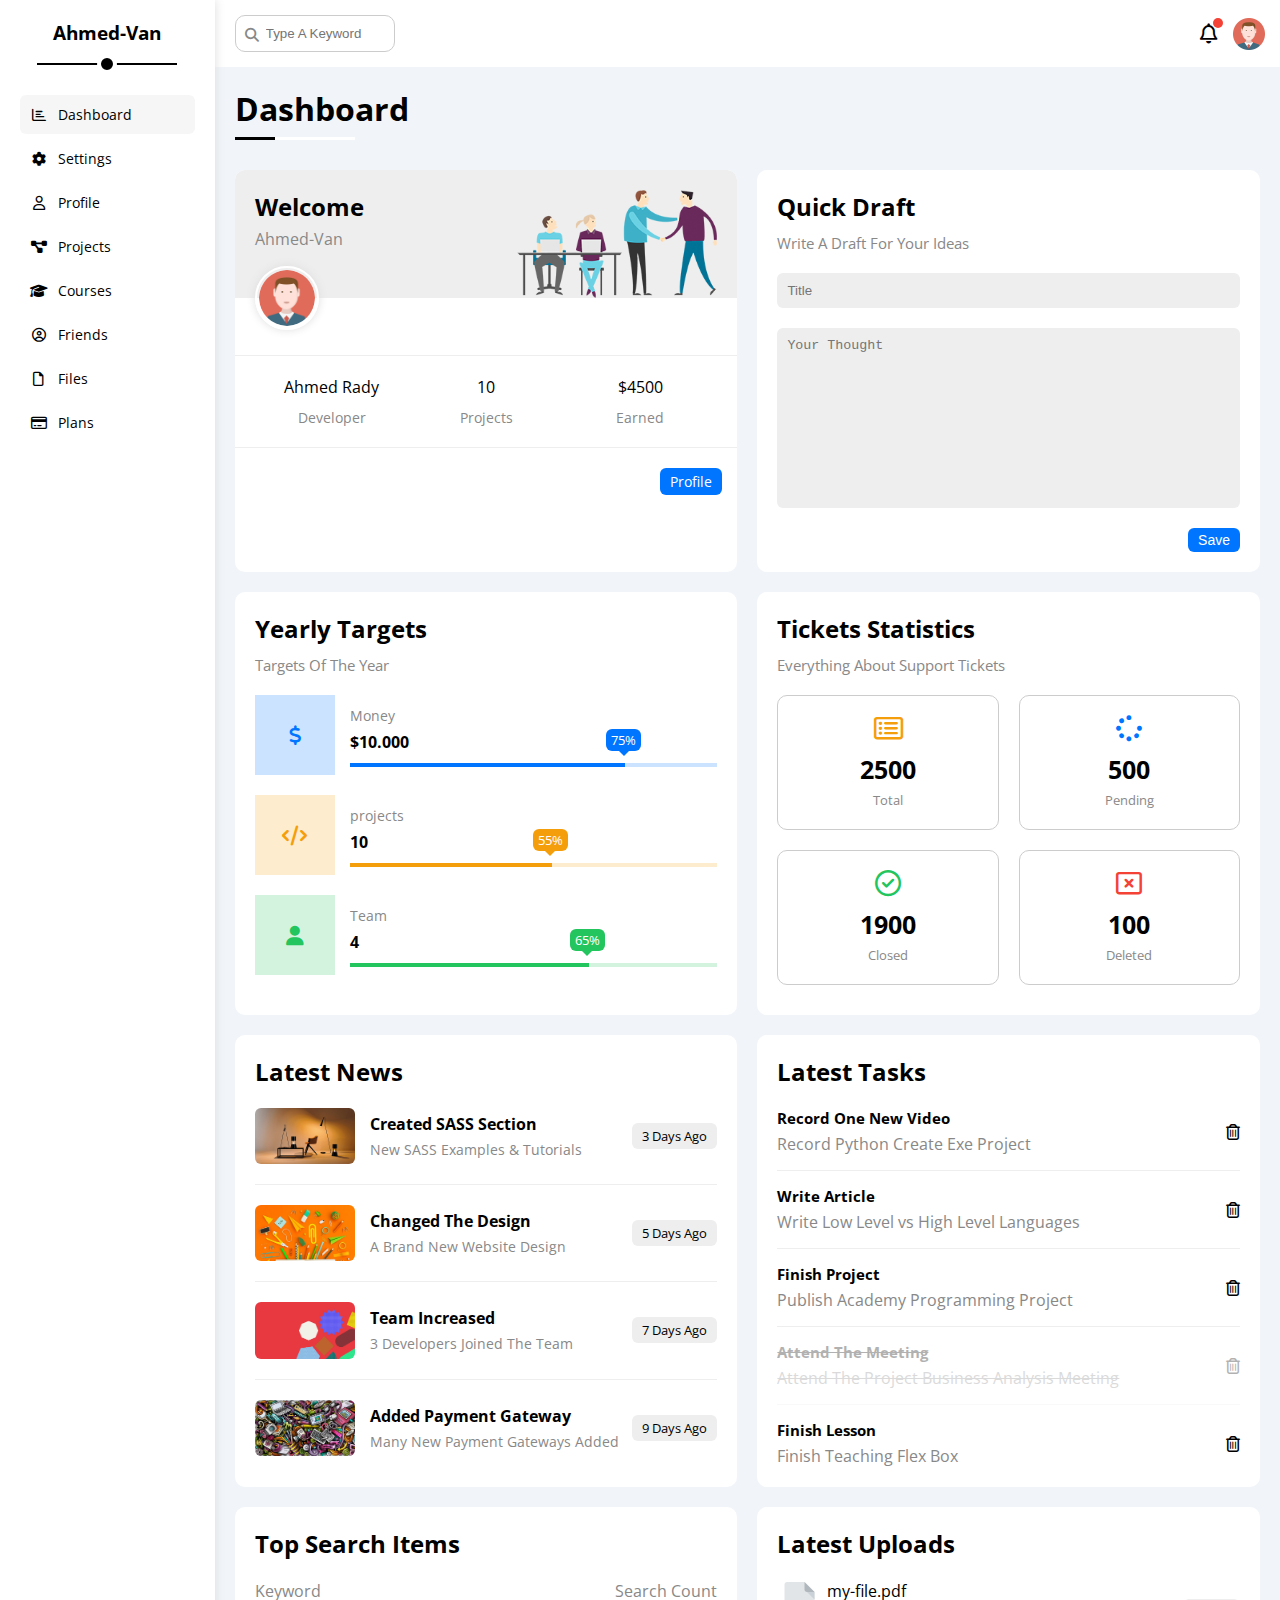
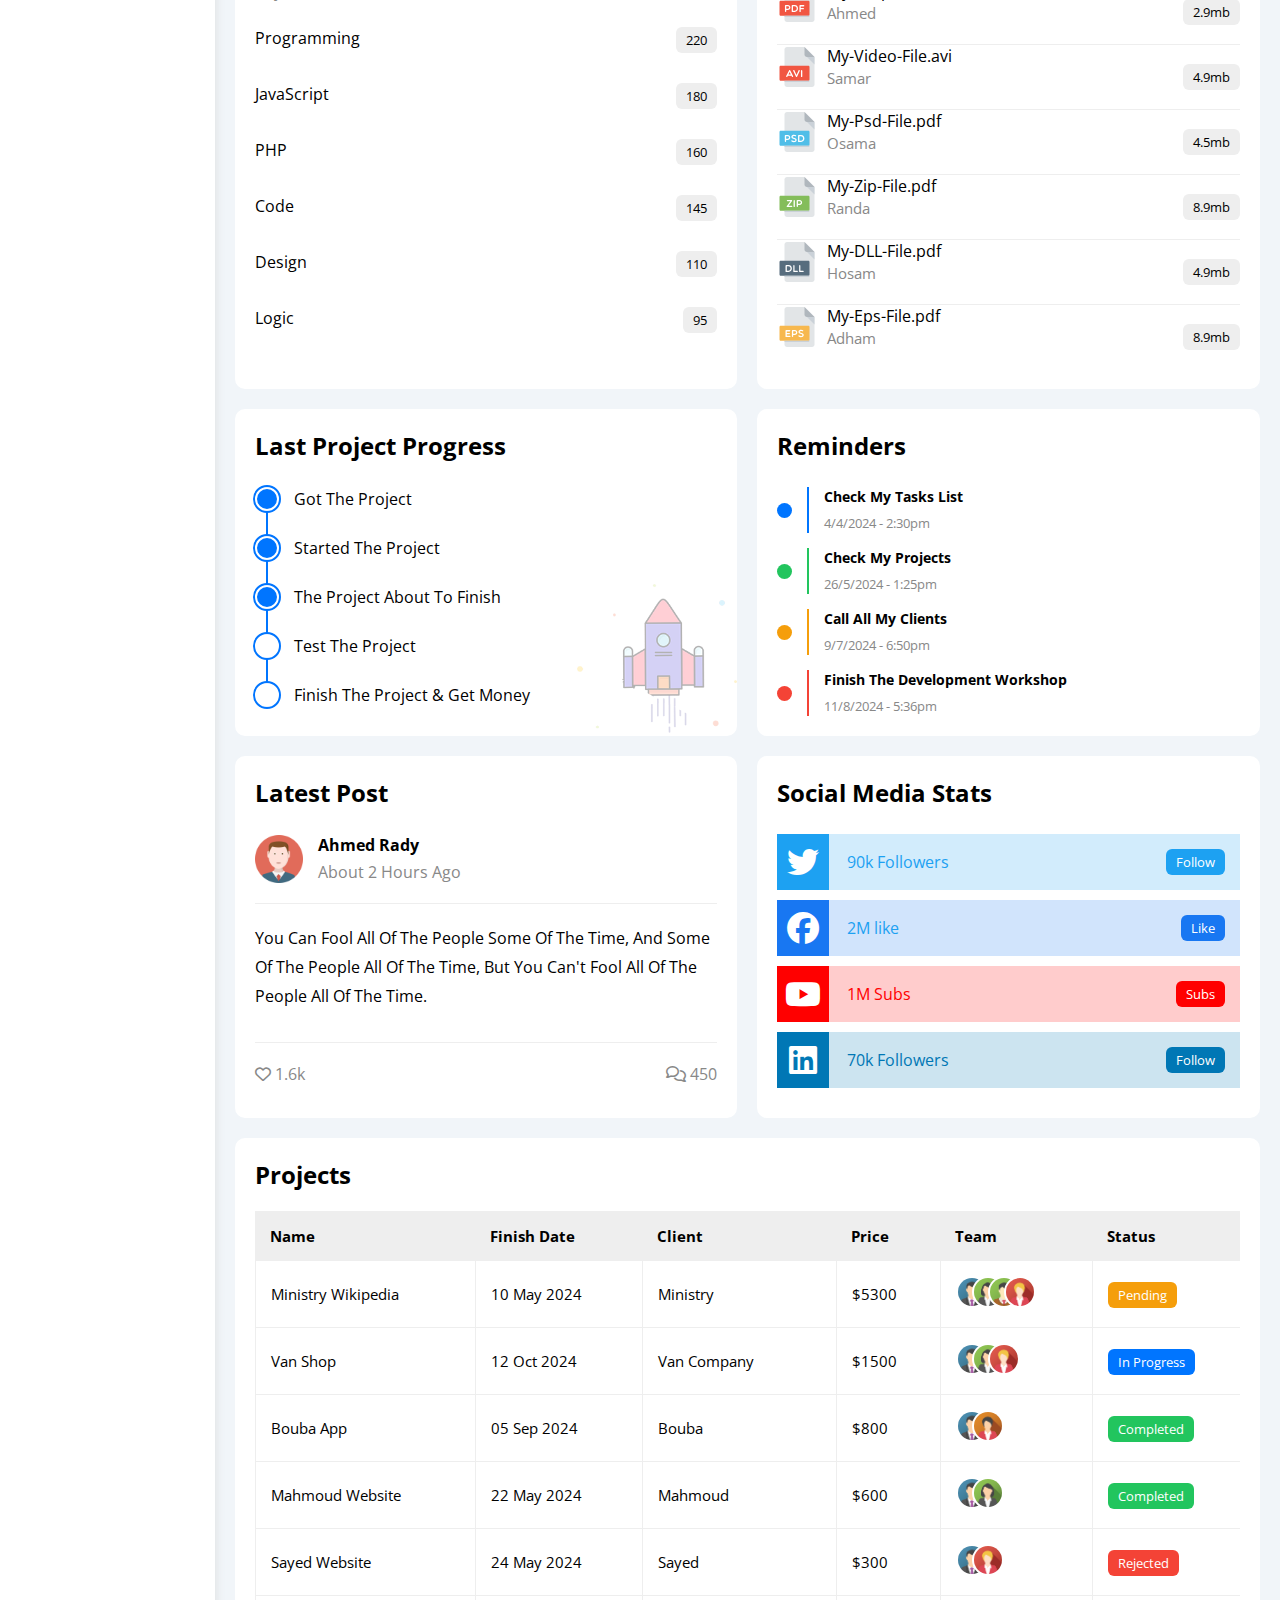
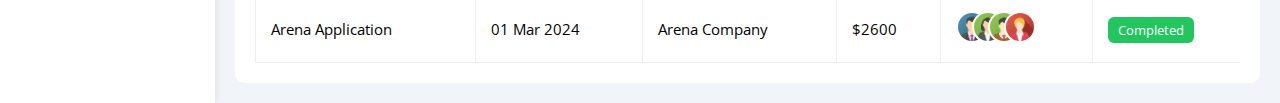
<file: index.html>
<!DOCTYPE html>
<html lang="en">
  <head>
    <meta charset="UTF-8" />
    <meta name="viewport" content="width=device-width, initial-scale=1.0" />
    <title>Dashboard</title>
    <link rel="stylesheet" href="css/all.min.css" />
    <link rel="stylesheet" href="css/framework.css" />
    <link rel="stylesheet" href="css/master.css" />
    <link rel="preconnect" href="https://fonts.googleapis.com" />
    <link rel="preconnect" href="https://fonts.gstatic.com" crossorigin />
    <link
      href="https://fonts.googleapis.com/css2?family=Open+Sans:ital,wght@0,300..800;1,300..800&display=swap"
      rel="stylesheet"
    />
  </head>
  <body>
    <div class="page d-flex">
      <div class="sidebar bg-white p-20 p-relative">
        <h3 class="p-relative txt-c mt-0">Ahmed-Van</h3>
        <ul>
          <li>
            <a
              class="active d-flex align-center fs-14 c-black rad-6 p-10"
              href="index.html"
            >
              <i class="fa-regular fa-chart-bar fa-fw"></i>
              <span>Dashboard</span>
            </a>
          </li>
          <li>
            <a
              class="d-flex align-center fs-14 c-black rad-6 p-10"
              href="settings.html"
            >
              <i class="fa-solid fa-gear fa-fw"></i>
              <span>Settings</span>
            </a>
          </li>
          <li>
            <a
              class="d-flex align-center fs-14 c-black rad-6 p-10"
              href="profile.html"
            >
              <i class="fa-regular fa-user fa-fw"></i>
              <span>Profile</span>
            </a>
          </li>
          <li>
            <a
              class="d-flex align-center fs-14 c-black rad-6 p-10"
              href="projects.html"
            >
              <i class="fa-solid fa-diagram-project fa-fw"></i>
              <span>Projects</span>
            </a>
          </li>
          <li>
            <a
              class="d-flex align-center fs-14 c-black rad-6 p-10"
              href="courses.html"
            >
              <i class="fa-solid fa-graduation-cap fa-fw"></i>
              <span>Courses</span>
            </a>
          </li>
          <li>
            <a
              class="d-flex align-center fs-14 c-black rad-6 p-10"
              href="friends.html"
            >
              <i class="fa-regular fa-circle-user fa-fw"></i>
              <span>Friends</span>
            </a>
          </li>
          <li>
            <a
              class="d-flex align-center fs-14 c-black rad-6 p-10"
              href="files.html"
            >
              <i class="fa-regular fa-file fa-fw"></i>
              <span>Files</span>
            </a>
          </li>
          <li>
            <a
              class="d-flex align-center fs-14 c-black rad-6 p-10"
              href="plans.html"
            >
              <i class="fa-regular fa-credit-card fa-fw"></i>
              <span>Plans</span>
            </a>
          </li>
        </ul>
      </div>
      <div class="content w-full">
        <!-- Start Head -->
        <div class="head bg-white p-15 between-flex">
          <div class="search p-relative">
            <input
              class="p-10 border rad-10"
              type="search"
              placeholder="Type A Keyword"
            />
          </div>
          <div class="icons d-flex align-center">
            <span class="notification p-relative">
              <i class="fa-regular fa-bell fa-lg"></i>
            </span>
            <img src="img/avatar.png" alt="" />
          </div>
        </div>
        <!-- End Head -->
        <h1 class="p-relative">Dashboard</h1>
        <div class="wrapper d-grid gap-20">
          <!-- Start Welcome Widget -->
          <div class="welcome bg-white rad-10 txt-c-mobile block-mobile">
            <div class="intro p-20 d-flex space-between bg-eee">
              <div>
                <h2 class="m-0">Welcome</h2>
                <p class="c-grey mt-5">Ahmed-Van</p>
              </div>
              <img class="hide-mobile" src="img/welcome.png" alt="" />
            </div>
            <img src="img/avatar.png" alt="" class="avatar" />
            <div class="body d-flex txt-c p-20 mt-20 mb-20 block-mobile">
              <div>
                Ahmed Rady
                <span class="d-block c-grey fs-14 mt-10">Developer</span>
              </div>
              <div>
                10 <span class="d-block c-grey fs-14 mt-10">Projects</span>
              </div>
              <div>
                $4500 <span class="d-block c-grey fs-14 mt-10">Earned</span>
              </div>
            </div>
            <a
              href="profile.html"
              class="visit d-block fs-14 bg-blue c-white w-fit btn-shape"
              >Profile</a
            >
          </div>
          <!-- End Welcome Widget -->
          <!-- Start Quick Draft Widget -->
          <div class="quick-draft p-20 bg-white rad-10">
            <h2 class="mt-0 mb-10">Quick Draft</h2>
            <p class="mt-0 mb-20 c-grey fs-15">Write A Draft For Your Ideas</p>
            <form action="">
              <input
                class="d-block mb-20 w-full p-10 b-none bg-eee rad-6"
                type="text"
                placeholder="Title"
              />
              <textarea
                class="d-block mb-20 w-full p-10 b-none bg-eee rad-6"
                placeholder="Your Thought"
              ></textarea>
              <input
                class="save d-block fs-14 bg-blue c-white b-none w-fit btn-shape"
                type="submit"
                value="Save"
              />
            </form>
          </div>
          <!-- End Quick Draft Widget -->
          <!-- Start Targets -->
          <div class="targets p-20 bg-white rad-10">
            <h2 class="mt-0 mb-10">Yearly Targets</h2>
            <p class="mt-0 mb-20 c-grey fs-15">Targets Of The Year</p>
            <div class="target-row mb-20 center-flex blue">
              <div class="icon center-flex">
                <i class="fa-solid fa-dollar-sign fa-lg c-blue"></i>
              </div>
              <div class="details">
                <span class="fs-14 c-grey">Money</span>
                <span class="d-block mt-5 mb-10 fw-bold">$10.000</span>
                <div class="progress p-relative">
                  <span class="bg-blue blue" style="width: 75%">
                    <span class="bg-blue c-white rad-6">75%</span>
                  </span>
                </div>
              </div>
            </div>
            <div class="target-row mb-20 center-flex orange">
              <div class="icon center-flex">
                <i class="fa-solid fa-code fa-lg c-orange"></i>
              </div>
              <div class="details">
                <span class="fs-14 c-grey">projects</span>
                <span class="d-block mt-5 mb-10 fw-bold">10</span>
                <div class="progress p-relative">
                  <span class="bg-orange orange" style="width: 55%">
                    <span class="bg-orange c-white rad-6">55%</span>
                  </span>
                </div>
              </div>
            </div>
            <div class="target-row mb-20 center-flex green">
              <div class="icon center-flex">
                <i class="fa-solid fa-user fa-lg c-green"></i>
              </div>
              <div class="details">
                <span class="fs-14 c-grey">Team</span>
                <span class="d-block mt-5 mb-10 fw-bold">4</span>
                <div class="progress p-relative">
                  <span class="bg-green green" style="width: 65%">
                    <span class="bg-green c-white rad-6">65%</span>
                  </span>
                </div>
              </div>
            </div>
          </div>
          <!-- End Targets -->
          <!-- Start Ticket Widget -->
          <div class="tickets p-20 bg-white rad-10">
            <h2 class="mt-0 mb-10">Tickets Statistics</h2>
            <p class="mt-0 mb-20 c-grey fs-15">
              Everything About Support Tickets
            </p>
            <div class="d-flex txt-c gap-20 f-wrap">
              <div class="box p-20 rad-10 fs-13 c-grey">
                <i
                  class="fa-regular fa-rectangle-list fa-2x mb-10 c-orange"
                ></i>
                <span class="d-block c-black fw-bold fs-25 mb-5">2500</span>
                Total
              </div>
              <div class="box p-20 rad-10 fs-13 c-grey">
                <i class="fa-solid fa-spinner fa-2x mb-10 c-blue"></i>
                <span class="d-block c-black fw-bold fs-25 mb-5">500</span>
                Pending
              </div>
              <div class="box p-20 rad-10 fs-13 c-grey">
                <i class="fa-regular fa-circle-check fa-2x mb-10 c-green"></i>
                <span class="d-block c-black fw-bold fs-25 mb-5">1900</span>
                Closed
              </div>
              <div class="box p-20 rad-10 fs-13 c-grey">
                <i class="fa-regular fa-rectangle-xmark fa-2x mb-10 c-red"></i>
                <span class="d-block c-black fw-bold fs-25 mb-5">100</span>
                Deleted
              </div>
            </div>
          </div>
          <!-- End Ticket Widget -->
          <!-- Start Latest News -->
          <div class="latest-news p-20 bg-white rad-10 txt-c-mobile">
            <h2 class="mt-0 mb-20">Latest News</h2>
            <div class="news-row d-flex align-center block-mobile">
              <img class="w-100 rad-6 mr-15" src="img/news-01.png" alt="" />
              <div class="info">
                <h3 class="mt-0 mr-0 mb-5 fs-16">Created SASS Section</h3>
                <p class="m-0 fs-14 c-grey">New SASS Examples & Tutorials</p>
              </div>
              <div class="btn-shape bg-eee fs-13 label">3 Days Ago</div>
            </div>
            <div class="news-row d-flex align-center block-mobile">
              <img class="w-100 rad-6 mr-15" src="img/news-02.png" alt="" />
              <div class="info">
                <h3 class="mt-0 mr-0 mb-5 fs-16">Changed The Design</h3>
                <p class="m-0 fs-14 c-grey">A Brand New Website Design</p>
              </div>
              <div class="btn-shape bg-eee fs-13 label">5 Days Ago</div>
            </div>
            <div class="news-row d-flex align-center block-mobile">
              <img class="w-100 rad-6 mr-15" src="img/news-03.png" alt="" />
              <div class="info">
                <h3 class="mt-0 mr-0 mb-5 fs-16">Team Increased</h3>
                <p class="m-0 fs-14 c-grey">3 Developers Joined The Team</p>
              </div>
              <div class="btn-shape bg-eee fs-13 label">7 Days Ago</div>
            </div>
            <div class="news-row d-flex align-center block-mobile">
              <img class="w-100 rad-6 mr-15" src="img/news-04.png" alt="" />
              <div class="info">
                <h3 class="mt-0 mr-0 mb-5 fs-16">Added Payment Gateway</h3>
                <p class="m-0 fs-14 c-grey">Many New Payment Gateways Added</p>
              </div>
              <div class="btn-shape bg-eee fs-13 label">9 Days Ago</div>
            </div>
          </div>
          <!-- End Latest News -->
          <!-- Start Tasks -->
          <div class="tasks p-20 bg-white rad-10">
            <h2 class="mt-0 mb-20">Latest Tasks</h2>
            <div class="task-row between-flex">
              <div class="info">
                <h3 class="mt-0 mb-5 fs-15">Record One New Video</h3>
                <p class="m-0 c-grey">Record Python Create Exe Project</p>
              </div>
              <i class="fa-regular fa-trash-can delete"></i>
            </div>
            <div class="task-row between-flex">
              <div class="info">
                <h3 class="mt-0 mb-5 fs-15">Write Article</h3>
                <p class="m-0 c-grey">
                  Write Low Level vs High Level Languages
                </p>
              </div>
              <i class="fa-regular fa-trash-can delete"></i>
            </div>
            <div class="task-row between-flex">
              <div class="info">
                <h3 class="mt-0 mb-5 fs-15">Finish Project</h3>
                <p class="m-0 c-grey">Publish Academy Programming Project</p>
              </div>
              <i class="fa-regular fa-trash-can delete"></i>
            </div>
            <div class="task-row between-flex done">
              <div class="info">
                <h3 class="mt-0 mb-5 fs-15">Attend The Meeting</h3>
                <p class="m-0 c-grey">
                  Attend The Project Business Analysis Meeting
                </p>
              </div>
              <i class="fa-regular fa-trash-can delete"></i>
            </div>
            <div class="task-row between-flex">
              <div class="info">
                <h3 class="mt-0 mb-5 fs-15">Finish Lesson</h3>
                <p class="m-0 c-grey">Finish Teaching Flex Box</p>
              </div>
              <i class="fa-regular fa-trash-can delete"></i>
            </div>
          </div>
          <!-- End Tasks -->
          <!-- Start Top Search Word Widget -->
          <div class="search-items p-20 bg-white rad-10">
            <h2 class="mt-0 mb-20">Top Search Items</h2>
            <div class="items-head d-flex space-between c-grey mb-10">
              <div>Keyword</div>
              <div>Search Count</div>
            </div>
            <div class="items d-flex space-between pt-15 pb-15">
              <span>Programming</span>
              <span class="bg-eee fs-13 btn-shape">220</span>
            </div>
            <div class="items d-flex space-between pt-15 pb-15">
              <span>JavaScript</span>
              <span class="bg-eee fs-13 btn-shape">180</span>
            </div>
            <div class="items d-flex space-between pt-15 pb-15">
              <span>PHP</span>
              <span class="bg-eee fs-13 btn-shape">160</span>
            </div>
            <div class="items d-flex space-between pt-15 pb-15">
              <span>Code</span>
              <span class="bg-eee fs-13 btn-shape">145</span>
            </div>
            <div class="items d-flex space-between pt-15 pb-15">
              <span>Design</span>
              <span class="bg-eee fs-13 btn-shape">110</span>
            </div>
            <div class="items d-flex space-between pt-15 pb-15">
              <span>Logic</span>
              <span class="bg-eee fs-13 btn-shape">95</span>
            </div>
          </div>
          <!-- End Top Search Word Widget -->
          <!-- Start Latest Uploads -->
          <div class="latest-uploads p-20 bg-white rad-10">
            <h2 class="mt-0 mb-20">Latest Uploads</h2>
            <ul class="m-0">
              <li class="between-flex">
                <div class="d-flex align-center pb-10 mb-10">
                  <img class="mr-10" src="img/pdf.svg" alt="" />
                  <div>
                    <span class="d-block">my-file.pdf</span>
                    <span class="fs-15 c-grey">Ahmed</span>
                  </div>
                </div>
                <div class="bg-eee btn-shape fs-13">2.9mb</div>
              </li>
              <li class="between-flex">
                <div class="d-flex align-center pb-10 mb-10">
                  <img class="mr-10" src="img/avi.svg" alt="" />
                  <div>
                    <span class="d-block">My-Video-File.avi</span>
                    <span class="fs-15 c-grey">Samar</span>
                  </div>
                </div>
                <div class="bg-eee btn-shape fs-13">4.9mb</div>
              </li>
              <li class="between-flex">
                <div class="d-flex align-center pb-10 mb-10">
                  <img class="mr-10" src="img/psd.svg" alt="" />
                  <div>
                    <span class="d-block">My-Psd-File.pdf</span>
                    <span class="fs-15 c-grey">Osama</span>
                  </div>
                </div>
                <div class="bg-eee btn-shape fs-13">4.5mb</div>
              </li>
              <li class="between-flex">
                <div class="d-flex align-center pb-10 mb-10">
                  <img class="mr-10" src="img/zip.svg" alt="" />
                  <div>
                    <span class="d-block">My-Zip-File.pdf</span>
                    <span class="fs-15 c-grey">Randa</span>
                  </div>
                </div>
                <div class="bg-eee btn-shape fs-13">8.9mb</div>
              </li>
              <li class="between-flex">
                <div class="d-flex align-center pb-10 mb-10">
                  <img class="mr-10" src="img/dll.svg" alt="" />
                  <div>
                    <span class="d-block">My-DLL-File.pdf</span>
                    <span class="fs-15 c-grey">Hosam</span>
                  </div>
                </div>
                <div class="bg-eee btn-shape fs-13">4.9mb</div>
              </li>
              <li class="between-flex">
                <div class="d-flex align-center pb-10 mb-10">
                  <img class="mr-10" src="img/eps.svg" alt="" />
                  <div>
                    <span class="d-block">My-Eps-File.pdf</span>
                    <span class="fs-15 c-grey">Adham</span>
                  </div>
                </div>
                <div class="bg-eee btn-shape fs-13">8.9mb</div>
              </li>
            </ul>
          </div>
          <!-- End Latest Uploads -->
          <!-- Start Last Project Progress Widget -->
          <div class="last-project p-20 bg-white rad-10 p-relative">
            <h2 class="mt-0 mb-20">Last Project Progress</h2>
            <ul class="m-0 p-relative">
              <li class="mt-25 d-flex align-center done">Got The Project</li>
              <li class="mt-25 d-flex align-center done">
                Started The Project
              </li>
              <li class="mt-25 d-flex align-center done">
                The Project About To Finish
              </li>
              <li class="mt-25 d-flex align-center current">
                Test The Project
              </li>
              <li class="mt-25 d-flex align-center">
                Finish The Project & Get Money
              </li>
            </ul>
            <img class="launch-icon hide-mobile" src="img/project.png" alt="" />
          </div>
          <!-- End Last Project Progress Widget -->
          <!-- Start Reminders Widget -->
          <div class="reminders p-20 bg-white rad-10 p-relative">
            <h2 class="mt-0 mb-25">Reminders</h2>
            <ul class="m-0">
              <li class="d-flex align-center mt-15">
                <span class="key bg-blue mr-15 d-block rad-half"></span>
                <div class="pl-15 blue">
                  <p class="fs-14 fw-bold mt-0 mb-5">Check My Tasks List</p>
                  <span class="fs-13 c-grey">4/4/2024 - 2:30pm</span>
                </div>
              </li>
              <li class="d-flex align-center mt-15">
                <span class="key bg-green mr-15 d-block rad-half"></span>
                <div class="pl-15 green">
                  <p class="fs-14 fw-bold mt-0 mb-5">Check My Projects</p>
                  <span class="fs-13 c-grey">26/5/2024 - 1:25pm</span>
                </div>
              </li>
              <li class="d-flex align-center mt-15">
                <span class="key bg-orange mr-15 d-block rad-half"></span>
                <div class="pl-15 orange">
                  <p class="fs-14 fw-bold mt-0 mb-5">Call All My Clients</p>
                  <span class="fs-13 c-grey">9/7/2024 - 6:50pm</span>
                </div>
              </li>
              <li class="d-flex align-center mt-15">
                <span class="key bg-red mr-15 d-block rad-half"></span>
                <div class="pl-15 red">
                  <p class="fs-14 fw-bold mt-0 mb-5">
                    Finish The Development Workshop
                  </p>
                  <span class="fs-13 c-grey">11/8/2024 - 5:36pm</span>
                </div>
              </li>
            </ul>
          </div>
          <!-- End Reminders Widget -->
          <!-- Start Latest Post Widget -->
          <div class="latest-post p-20 bg-white rad-10 p-relative">
            <h2 class="mt-0 mb-25">Latest Post</h2>
            <div class="top d-flex align-center">
              <img class="avatar mr-15" src="img/avatar.png" alt="" />
              <div class="info">
                <span class="d-block mb-5 fw-bold">Ahmed Rady</span>
                <span class="c-grey">About 2 Hours Ago</span>
              </div>
            </div>
            <div class="post-content txt-c-mobile pt-20 pb-20 mt-20 mb-20">
              You Can Fool All Of The People Some Of The Time, And Some Of The
              People All Of The Time, But You Can't Fool All Of The People All
              Of The Time.
            </div>
            <div class="post-stats between-flex c-grey">
              <div>
                <i class="fa-regular fa-heart"></i>
                <span>1.6k</span>
              </div>
              <div>
                <i class="fa-regular fa-comments"></i>
                <span>450</span>
              </div>
            </div>
          </div>
          <!-- End Latest Post Widget -->
          <!-- Start Social Media Stats Widget -->
          <div class="social-media p-20 bg-white rad-10 p-relative">
            <h2 class="mt-0 mb-25">Social Media Stats</h2>
            <div class="box twitter p-15 p-relative mb-10 between-flex">
              <i
                class="fa-brands fa-twitter fa-2x c-white h-full center-flex"
              ></i>
              <span>90k Followers</span>
              <a class="fs-13 c-white btn-shape" href="#">Follow</a>
            </div>
            <div class="box facebook p-15 p-relative mb-10 between-flex">
              <i
                class="fa-brands fa-facebook fa-2x c-white h-full center-flex"
              ></i>
              <span>2M like</span>
              <a class="fs-13 c-white btn-shape" href="#">Like</a>
            </div>
            <div class="box youtube p-15 p-relative mb-10 between-flex">
              <i
                class="fa-brands fa-youtube fa-2x c-white h-full center-flex"
              ></i>
              <span>1M Subs</span>
              <a class="fs-13 c-white btn-shape" href="#">Subs</a>
            </div>
            <div class="box Linkedin p-15 p-relative mb-10 between-flex">
              <i
                class="fa-brands fa-linkedin fa-2x c-white h-full center-flex"
              ></i>
              <span>70k Followers</span>
              <a class="fs-13 c-white btn-shape" href="#">Follow</a>
            </div>
          </div>
          <!-- End Social Media Stats Widget -->
        </div>
        <!-- Start Projects Table -->
        <div class="projects p-20 bg-white rad-10 m-20">
          <h2 class="mt-0 mb-20">Projects</h2>
          <div class="responsive-table">
            <table class="fs-15 w-full">
              <thead>
                <tr>
                  <td>Name</td>
                  <td>Finish Date</td>
                  <td>Client</td>
                  <td>Price</td>
                  <td>Team</td>
                  <td>Status</td>
                </tr>
              </thead>
              <tbody>
                <tr>
                  <td>Ministry Wikipedia</td>
                  <td>10 May 2024</td>
                  <td>Ministry</td>
                  <td>$5300</td>
                  <td>
                    <img src="img/team-01.png" alt="" />
                    <img src="img/team-02.png" alt="" />
                    <img src="img/team-03.png" alt="" />
                    <img src="img/team-05.png" alt="" />
                  </td>
                  <td>
                    <span class="label btn-shape bg-orange c-white">Pending</span>
                  </td>
                </tr>
                <tr>
                  <td>Van Shop</td>
                  <td>12 Oct 2024</td>
                  <td>Van Company</td>
                  <td>$1500</td>
                  <td>
                    <img src="img/team-01.png" alt="" />
                    <img src="img/team-02.png" alt="" />
                    <img src="img/team-05.png" alt="" />
                  </td>
                  <td>
                    <span class="label btn-shape bg-blue c-white">In Progress</span>
                  </td>
                </tr>
                <tr>
                  <td>Bouba App</td>
                  <td>05 Sep 2024</td>
                  <td>Bouba</td>
                  <td>$800</td>
                  <td>
                    <img src="img/team-01.png" alt="" />
                    <img src="img/team-04.png" alt="" />
                  </td>
                  <td>
                    <span class="label btn-shape bg-green c-white">Completed</span>
                  </td>
                </tr>
                <tr>
                  <td>Mahmoud Website</td>
                  <td>22 May 2024</td>
                  <td>Mahmoud</td>
                  <td>$600</td>
                  <td>
                    <img src="img/team-01.png" alt="" />
                    <img src="img/team-02.png" alt="" />
                  </td>
                  <td>
                    <span class="label btn-shape bg-green c-white">Completed</span>
                  </td>
                </tr>
                <tr>
                  <td>Sayed Website</td>
                  <td>24 May 2024</td>
                  <td>Sayed</td>
                  <td>$300</td>
                  <td>
                    <img src="img/team-01.png" alt="" />
                    <img src="img/team-05.png" alt="" />
                  </td>
                  <td>
                    <span class="label btn-shape bg-red c-white">Rejected</span>
                  </td>
                </tr>
                <tr>
                  <td>Arena Application</td>
                  <td>01 Mar 2024</td>
                  <td>Arena Company</td>
                  <td>$2600</td>
                  <td>
                    <img src="img/team-01.png" alt="" />
                    <img src="img/team-02.png" alt="" />
                    <img src="img/team-03.png" alt="" />
                    <img src="img/team-05.png" alt="" />
                  </td>
                  <td>
                    <span class="label btn-shape bg-green c-white">Completed</span>
                  </td>
                </tr>
              </tbody>
            </table>
          </div>
        </div>
        <!-- End Projects Table -->
      </div>
    </div>
  </body>
</html>
</file>
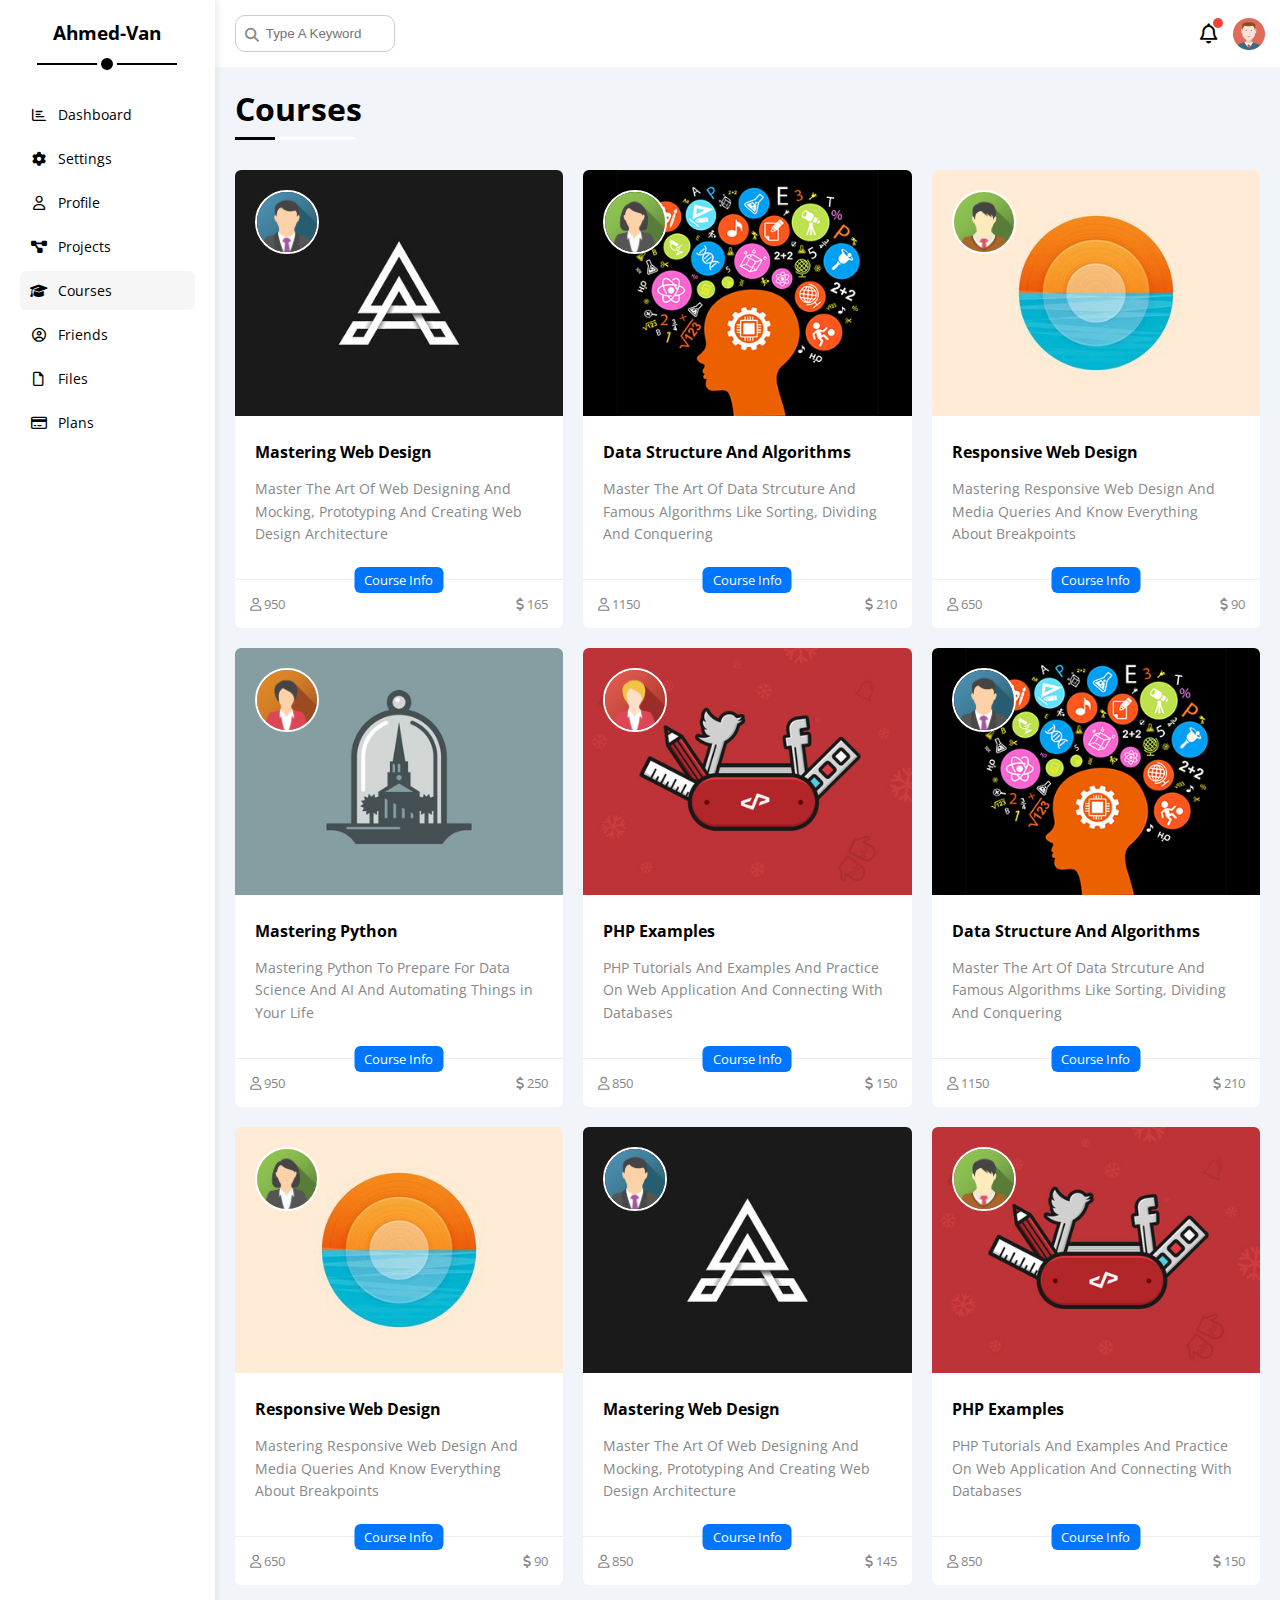
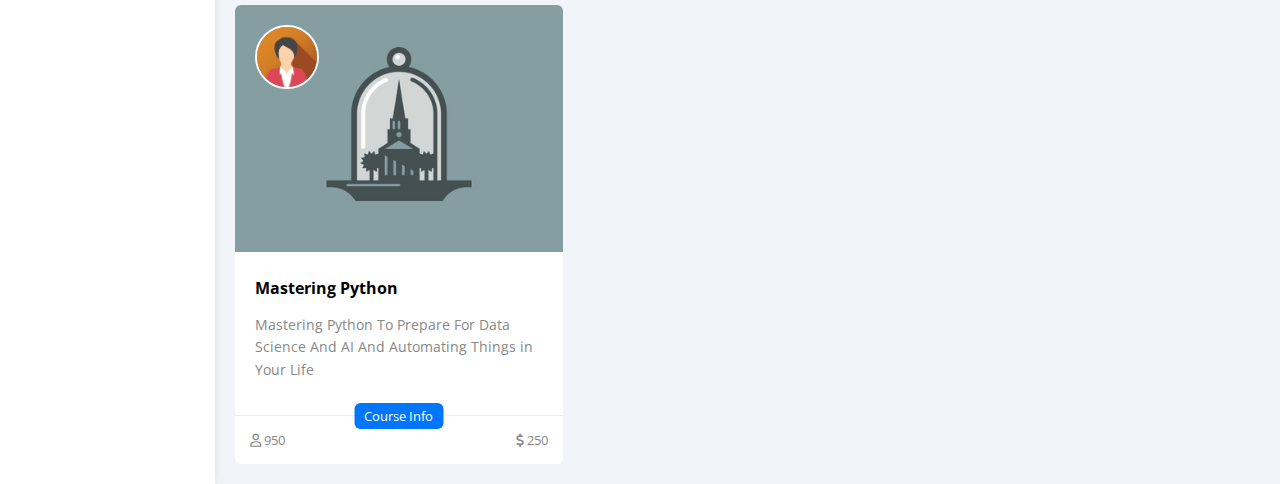
<file: courses.html>
<!DOCTYPE html>
<html lang="en">
  <head>
    <meta charset="UTF-8" />
    <meta http-equiv="X-UA-Compatible" content="IE=edge" />
    <meta name="viewport" content="width=device-width, initial-scale=1.0" />
    <title>Courses</title>
    <link rel="stylesheet" href="css/all.min.css" />
    <link rel="stylesheet" href="css/framework.css" />
    <link rel="stylesheet" href="css/master.css" />
    <link rel="preconnect" href="https://fonts.googleapis.com" />
    <link rel="preconnect" href="https://fonts.gstatic.com" crossorigin />
    <link
      href="https://fonts.googleapis.com/css2?family=Open+Sans:wght@300;500&#038;display=swap"
      rel="stylesheet"
    />
  </head>
  <body>
    <div class="page d-flex">
      <div class="sidebar bg-white p-20 p-relative">
        <h3 class="p-relative txt-c mt-0">Ahmed-Van</h3>
        <ul>
          <li>
            <a
              class="d-flex align-center fs-14 c-black rad-6 p-10"
              href="index.html"
            >
              <i class="fa-regular fa-chart-bar fa-fw"></i>
              <span>Dashboard</span>
            </a>
          </li>
          <li>
            <a
              class="d-flex align-center fs-14 c-black rad-6 p-10"
              href="settings.html"
            >
              <i class="fa-solid fa-gear fa-fw"></i>
              <span>Settings</span>
            </a>
          </li>
          <li>
            <a
              class="d-flex align-center fs-14 c-black rad-6 p-10"
              href="profile.html"
            >
              <i class="fa-regular fa-user fa-fw"></i>
              <span>Profile</span>
            </a>
          </li>
          <li>
            <a
              class="d-flex align-center fs-14 c-black rad-6 p-10"
              href="projects.html"
            >
              <i class="fa-solid fa-diagram-project fa-fw"></i>
              <span>Projects</span>
            </a>
          </li>
          <li>
            <a
              class="active d-flex align-center fs-14 c-black rad-6 p-10"
              href="courses.html"
            >
              <i class="fa-solid fa-graduation-cap fa-fw"></i>
              <span>Courses</span>
            </a>
          </li>
          <li>
            <a
              class="d-flex align-center fs-14 c-black rad-6 p-10"
              href="friends.html"
            >
              <i class="fa-regular fa-circle-user fa-fw"></i>
              <span>Friends</span>
            </a>
          </li>
          <li>
            <a
              class="d-flex align-center fs-14 c-black rad-6 p-10"
              href="files.html"
            >
              <i class="fa-regular fa-file fa-fw"></i>
              <span>Files</span>
            </a>
          </li>
          <li>
            <a
              class="d-flex align-center fs-14 c-black rad-6 p-10"
              href="plans.html"
            >
              <i class="fa-regular fa-credit-card fa-fw"></i>
              <span>Plans</span>
            </a>
          </li>
        </ul>
      </div>
      <div class="content w-full">
        <!-- Start Head -->
        <div class="head bg-white p-15 between-flex">
          <div class="search p-relative">
            <input class="p-10" type="search" placeholder="Type A Keyword" />
          </div>
          <div class="icons d-flex align-center">
            <span class="notification p-relative">
              <i class="fa-regular fa-bell fa-lg"></i>
            </span>
            <img decoding="async" src="img/avatar.png" alt="" />
          </div>
        </div>
        <!-- End Head -->
        <h1 class="p-relative">Courses</h1>
        <div class="courses-page d-grid m-20 gap-20">
          <div class="course bg-white rad-6 p-relative">
            <img class="cover" src="img/course-01.jpg" alt="" />
            <img class="instructor" src="img/team-01.png" alt="" />
            <div class="p-20">
              <h4 class="m-0">Mastering Web Design</h4>
              <p class="description c-grey mt-15 fs-14">
                Master The Art Of Web Designing And Mocking, Prototyping And
                Creating Web Design Architecture
              </p>
            </div>
            <div class="info fs-13 p-15 p-relative between-flex">
              <span class="title bg-blue c-white btn-shape">Course Info</span>
              <span class="c-grey">
                <i class="fa-regular fa-user"></i>
                950
              </span>
              <span class="c-grey">
                <i class="fa-solid fa-dollar-sign"></i>
                165
              </span>
            </div>
          </div>
          <div class="course bg-white rad-6 p-relative">
            <img class="cover" src="img/course-02.jpg" alt="" />
            <img class="instructor" src="img/team-02.png" alt="" />
            <div class="p-20">
              <h4 class="m-0">Data Structure And Algorithms</h4>
              <p class="description c-grey mt-15 fs-14">
                Master The Art Of Data Strcuture And Famous Algorithms Like
                Sorting, Dividing And Conquering
              </p>
            </div>
            <div class="info fs-13 p-15 p-relative between-flex">
              <span class="title bg-blue c-white btn-shape">Course Info</span>
              <span class="c-grey">
                <i class="fa-regular fa-user"></i>
                1150
              </span>
              <span class="c-grey">
                <i class="fa-solid fa-dollar-sign"></i>
                210
              </span>
            </div>
          </div>
          <div class="course bg-white rad-6 p-relative">
            <img class="cover" src="img/course-03.jpg" alt="" />
            <img class="instructor" src="img/team-03.png" alt="" />
            <div class="p-20">
              <h4 class="m-0">Responsive Web Design</h4>
              <p class="description c-grey mt-15 fs-14">
                Mastering Responsive Web Design And Media Queries And Know
                Everything About Breakpoints
              </p>
            </div>
            <div class="info fs-13 p-15 p-relative between-flex">
              <span class="title bg-blue c-white btn-shape">Course Info</span>
              <span class="c-grey">
                <i class="fa-regular fa-user"></i>
                650
              </span>
              <span class="c-grey">
                <i class="fa-solid fa-dollar-sign"></i>
                90
              </span>
            </div>
          </div>
          <div class="course bg-white rad-6 p-relative">
            <img class="cover" src="img/course-04.jpg" alt="" />
            <img class="instructor" src="img/team-04.png" alt="" />
            <div class="p-20">
              <h4 class="m-0">Mastering Python</h4>
              <p class="description c-grey mt-15 fs-14">
                Mastering Python To Prepare For Data Science And AI And
                Automating Things in Your Life
              </p>
            </div>
            <div class="info fs-13 p-15 p-relative between-flex">
              <span class="title bg-blue c-white btn-shape">Course Info</span>
              <span class="c-grey">
                <i class="fa-regular fa-user"></i>
                950
              </span>
              <span class="c-grey">
                <i class="fa-solid fa-dollar-sign"></i>
                250
              </span>
            </div>
          </div>
          <div class="course bg-white rad-6 p-relative">
            <img class="cover" src="img/course-05.jpg" alt="" />
            <img class="instructor" src="img/team-05.png" alt="" />
            <div class="p-20">
              <h4 class="m-0">PHP Examples</h4>
              <p class="description c-grey mt-15 fs-14">
                PHP Tutorials And Examples And Practice On Web Application And
                Connecting With Databases
              </p>
            </div>
            <div class="info fs-13 p-15 p-relative between-flex">
              <span class="title bg-blue c-white btn-shape">Course Info</span>
              <span class="c-grey">
                <i class="fa-regular fa-user"></i>
                850
              </span>
              <span class="c-grey">
                <i class="fa-solid fa-dollar-sign"></i>
                150
              </span>
            </div>
          </div>
          <div class="course bg-white rad-6 p-relative">
            <img class="cover" src="img/course-02.jpg" alt="" />
            <img class="instructor" src="img/team-01.png" alt="" />
            <div class="p-20">
              <h4 class="m-0">Data Structure And Algorithms</h4>
              <p class="description c-grey mt-15 fs-14">
                Master The Art Of Data Strcuture And Famous Algorithms Like
                Sorting, Dividing And Conquering
              </p>
            </div>
            <div class="info fs-13 p-15 p-relative between-flex">
              <span class="title bg-blue c-white btn-shape">Course Info</span>
              <span class="c-grey">
                <i class="fa-regular fa-user"></i>
                1150
              </span>
              <span class="c-grey">
                <i class="fa-solid fa-dollar-sign"></i>
                210
              </span>
            </div>
          </div>
          <div class="course bg-white rad-6 p-relative">
            <img class="cover" src="img/course-03.jpg" alt="" />
            <img class="instructor" src="img/team-02.png" alt="" />
            <div class="p-20">
              <h4 class="m-0">Responsive Web Design</h4>
              <p class="description c-grey mt-15 fs-14">
                Mastering Responsive Web Design And Media Queries And Know
                Everything About Breakpoints
              </p>
            </div>
            <div class="info fs-13 p-15 p-relative between-flex">
              <span class="title bg-blue c-white btn-shape">Course Info</span>
              <span class="c-grey">
                <i class="fa-regular fa-user"></i>
                650
              </span>
              <span class="c-grey">
                <i class="fa-solid fa-dollar-sign"></i>
                90
              </span>
            </div>
          </div>
          <div class="course bg-white rad-6 p-relative">
            <img class="cover" src="img/course-01.jpg" alt="" />
            <img class="instructor" src="img/team-01.png" alt="" />
            <div class="p-20">
              <h4 class="m-0">Mastering Web Design</h4>
              <p class="description c-grey mt-15 fs-14">
                Master The Art Of Web Designing And Mocking, Prototyping And
                Creating Web Design Architecture
              </p>
            </div>
            <div class="info fs-13 p-15 p-relative between-flex">
              <span class="title bg-blue c-white btn-shape">Course Info</span>
              <span class="c-grey">
                <i class="fa-regular fa-user"></i>
                850
              </span>
              <span class="c-grey">
                <i class="fa-solid fa-dollar-sign"></i>
                145
              </span>
            </div>
          </div>
          <div class="course bg-white rad-6 p-relative">
            <img class="cover" src="img/course-05.jpg" alt="" />
            <img class="instructor" src="img/team-03.png" alt="" />
            <div class="p-20">
              <h4 class="m-0">PHP Examples</h4>
              <p class="description c-grey mt-15 fs-14">
                PHP Tutorials And Examples And Practice On Web Application And
                Connecting With Databases
              </p>
            </div>
            <div class="info fs-13 p-15 p-relative between-flex">
              <span class="title bg-blue c-white btn-shape">Course Info</span>
              <span class="c-grey">
                <i class="fa-regular fa-user"></i>
                850
              </span>
              <span class="c-grey">
                <i class="fa-solid fa-dollar-sign"></i>
                150
              </span>
            </div>
          </div>
          <div class="course bg-white rad-6 p-relative">
            <img class="cover" src="img/course-04.jpg" alt="" />
            <img class="instructor" src="img/team-04.png" alt="" />
            <div class="p-20">
              <h4 class="m-0">Mastering Python</h4>
              <p class="description c-grey mt-15 fs-14">
                Mastering Python To Prepare For Data Science And AI And
                Automating Things in Your Life
              </p>
            </div>
            <div class="info fs-13 p-15 p-relative between-flex">
              <span class="title bg-blue c-white btn-shape">Course Info</span>
              <span class="c-grey">
                <i class="fa-regular fa-user"></i>
                950
              </span>
              <span class="c-grey">
                <i class="fa-solid fa-dollar-sign"></i>
                250
              </span>
            </div>
          </div>
        </div>
      </div>
    </div>
  </body>
</html>
</file>
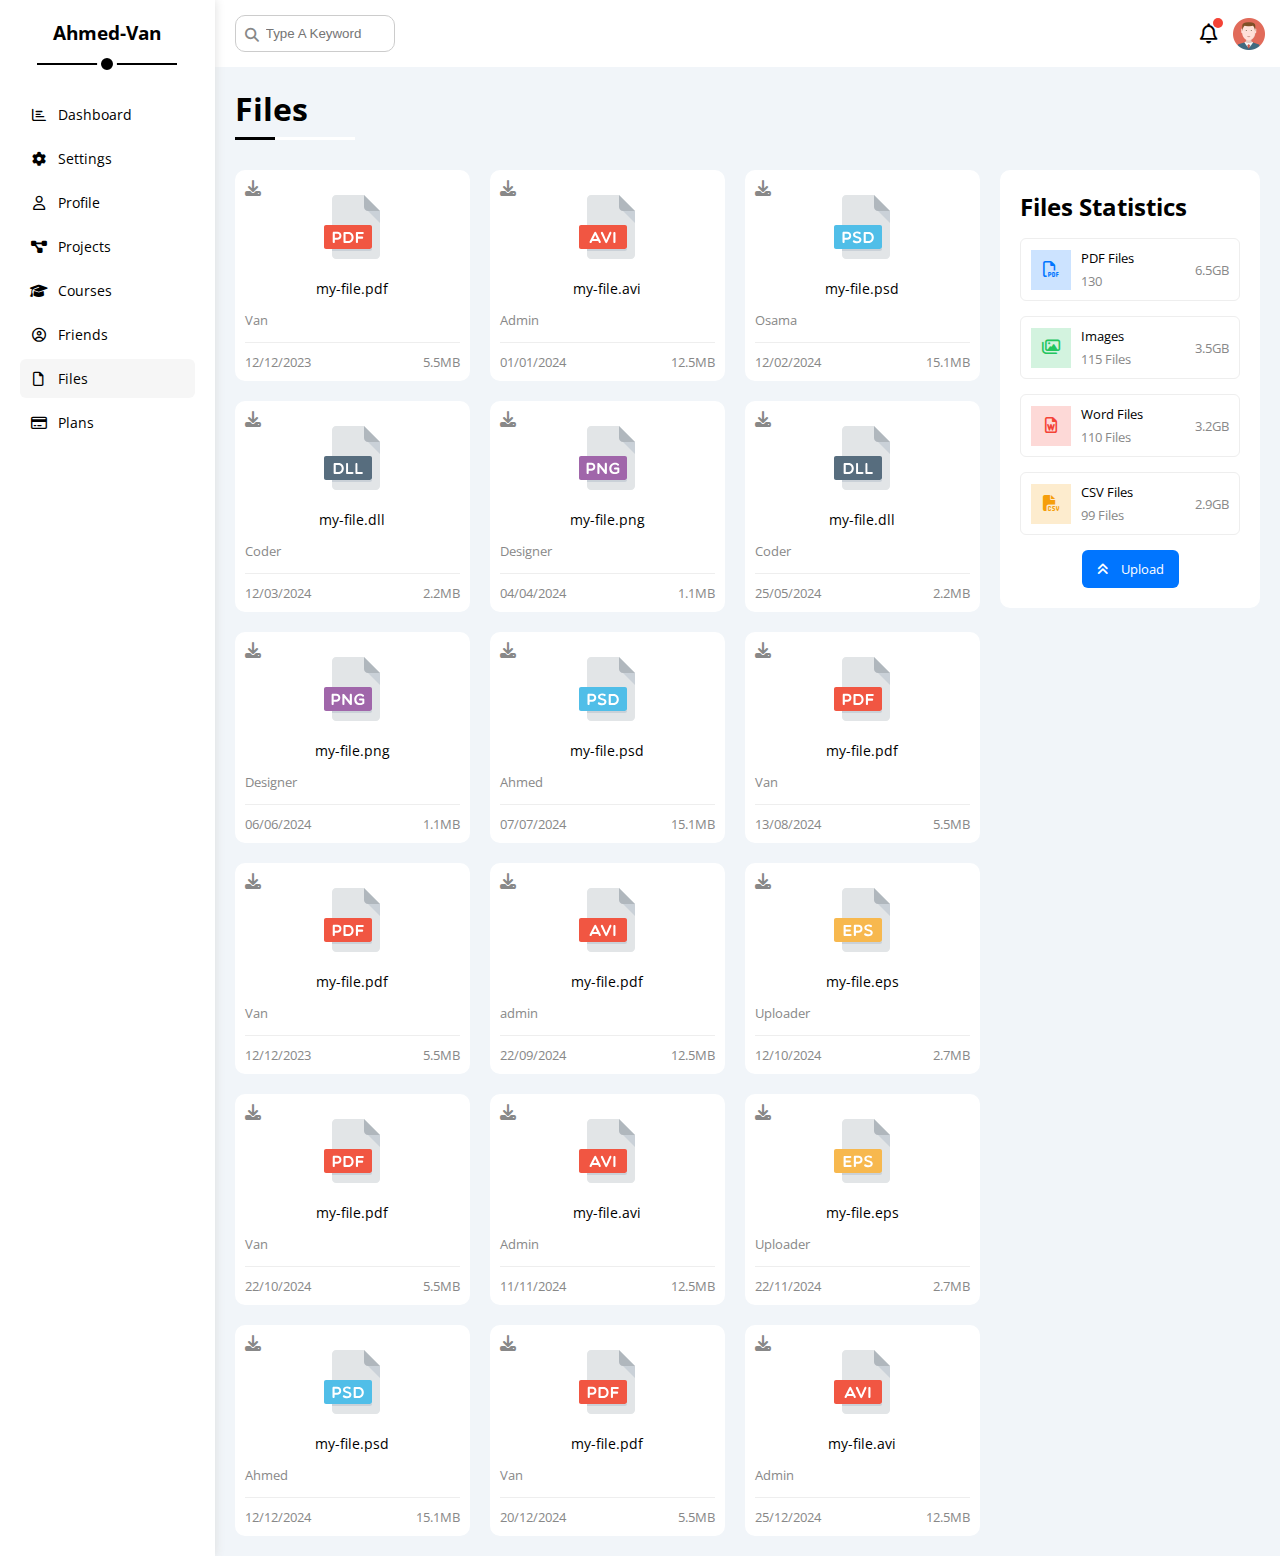
<file: files.html>
<!DOCTYPE html>
<html lang="en">
  <head>
    <meta charset="UTF-8" />
    <meta http-equiv="X-UA-Compatible" content="IE=edge" />
    <meta name="viewport" content="width=device-width, initial-scale=1.0" />
    <title>Files</title>
    <link rel="stylesheet" href="css/all.min.css" />
    <link rel="stylesheet" href="css/framework.css" />
    <link rel="stylesheet" href="css/master.css" />
    <link rel="preconnect" href="https://fonts.googleapis.com" />
    <link rel="preconnect" href="https://fonts.gstatic.com" crossorigin />
    <link
      href="https://fonts.googleapis.com/css2?family=Open+Sans:wght@300;500&#038;display=swap"
      rel="stylesheet"
    />
  </head>
  <body>
    <div class="page d-flex">
      <div class="sidebar bg-white p-20 p-relative">
        <h3 class="p-relative txt-c mt-0">Ahmed-Van</h3>
        <ul>
          <li>
            <a
              class="d-flex align-center fs-14 c-black rad-6 p-10"
              href="index.html"
            >
              <i class="fa-regular fa-chart-bar fa-fw"></i>
              <span>Dashboard</span>
            </a>
          </li>
          <li>
            <a
              class="d-flex align-center fs-14 c-black rad-6 p-10"
              href="settings.html"
            >
              <i class="fa-solid fa-gear fa-fw"></i>
              <span>Settings</span>
            </a>
          </li>
          <li>
            <a
              class="d-flex align-center fs-14 c-black rad-6 p-10"
              href="profile.html"
            >
              <i class="fa-regular fa-user fa-fw"></i>
              <span>Profile</span>
            </a>
          </li>
          <li>
            <a
              class="d-flex align-center fs-14 c-black rad-6 p-10"
              href="projects.html"
            >
              <i class="fa-solid fa-diagram-project fa-fw"></i>
              <span>Projects</span>
            </a>
          </li>
          <li>
            <a
              class="d-flex align-center fs-14 c-black rad-6 p-10"
              href="courses.html"
            >
              <i class="fa-solid fa-graduation-cap fa-fw"></i>
              <span>Courses</span>
            </a>
          </li>
          <li>
            <a
              class="d-flex align-center fs-14 c-black rad-6 p-10"
              href="friends.html"
            >
              <i class="fa-regular fa-circle-user fa-fw"></i>
              <span>Friends</span>
            </a>
          </li>
          <li>
            <a
              class="active d-flex align-center fs-14 c-black rad-6 p-10"
              href="files.html"
            >
              <i class="fa-regular fa-file fa-fw"></i>
              <span>Files</span>
            </a>
          </li>
          <li>
            <a
              class="d-flex align-center fs-14 c-black rad-6 p-10"
              href="plans.html"
            >
              <i class="fa-regular fa-credit-card fa-fw"></i>
              <span>Plans</span>
            </a>
          </li>
        </ul>
      </div>
      <div class="content w-full">
        <!-- Start Head -->
        <div class="head bg-white p-15 between-flex">
          <div class="search p-relative">
            <input class="p-10" type="search" placeholder="Type A Keyword" />
          </div>
          <div class="icons d-flex align-center">
            <span class="notification p-relative">
              <i class="fa-regular fa-bell fa-lg"></i>
            </span>
            <img decoding="async" src="img/avatar.png" alt="" />
          </div>
        </div>
        <!-- End Head -->
        <h1 class="p-relative">Files</h1>
        <div class="files-page d-flex m-20 gap-20">
          <div class="files-stats p-20 bg-white rad-10">
            <h2 class="mt-0 mb-15 txt-c-mobile">Files Statistics</h2>
            <div class="d-flex align-center border-eee p-10 rad-6 mb-15 fs-13">
              <i
                class="fa-regular fa-file-pdf fa-lg blue center-flex c-blue icon"
              ></i>
              <div class="info">
                <span>PDF Files</span>
                <span class="c-grey d-block mt-5">130</span>
              </div>
              <div class="size c-grey">6.5GB</div>
            </div>
            <div class="d-flex align-center border-eee p-10 rad-6 mb-15 fs-13">
              <i
                class="fa-regular fa-images fa-lg green center-flex c-green icon"
              ></i>
              <div class="info">
                <span>Images</span>
                <span class="c-grey d-block mt-5">115 Files</span>
              </div>
              <div class="size c-grey">3.5GB</div>
            </div>
            <div class="d-flex align-center border-eee p-10 rad-6 mb-15 fs-13">
              <i
                class="fa-regular fa-file-word fa-lg red center-flex c-red icon"
              ></i>
              <div class="info">
                <span>Word Files</span>
                <span class="c-grey d-block mt-5">110 Files</span>
              </div>
              <div class="size c-grey">3.2GB</div>
            </div>
            <div class="d-flex align-center border-eee p-10 rad-6 mb-15 fs-13">
              <i
                class="fa-solid fa-file-csv fa-lg orange center-flex c-orange icon"
              ></i>
              <div class="info">
                <span>CSV Files</span>
                <span class="c-grey d-block mt-5">99 Files</span>
              </div>
              <div class="size c-grey">2.9GB</div>
            </div>
            <a
              class="upload bg-blue c-white rad-6 fs-13 d-block w-fit"
              href="#"
            >
              <i class="fa-solid fa-angles-up mr-10"></i>
              Upload
            </a>
          </div>
          <div class="files-content d-grid gap-20">
            <div class="file bg-white p-10 rad-10">
              <i class="fa-solid fa-download c-grey p-absolute"></i>
              <div class="icon txt-c">
                <img class="mt-15 mb-15" src="img/pdf.svg" alt="" />
              </div>
              <div class="txt-c mb-10 fs-14">my-file.pdf</div>
              <p class="c-grey fs-13">Van</p>
              <div class="info between-flex mt-10 pt-10 fs-13 c-grey">
                <span>12/12/2023</span>
                <span>5.5MB</span>
              </div>
            </div>
            <div class="file bg-white p-10 rad-10">
              <i class="fa-solid fa-download c-grey p-absolute"></i>
              <div class="icon txt-c">
                <img class="mt-15 mb-15" src="img/avi.svg" alt="" />
              </div>
              <div class="txt-c mb-10 fs-14">my-file.avi</div>
              <p class="c-grey fs-13">Admin</p>
              <div class="info between-flex mt-10 pt-10 fs-13 c-grey">
                <span>01/01/2024</span>
                <span>12.5MB</span>
              </div>
            </div>
            <div class="file bg-white p-10 rad-10">
              <i class="fa-solid fa-download c-grey p-absolute"></i>
              <div class="icon txt-c">
                <img class="mt-15 mb-15" src="img/psd.svg" alt="" />
              </div>
              <div class="txt-c mb-10 fs-14">my-file.psd</div>
              <p class="c-grey fs-13">Osama</p>
              <div class="info between-flex mt-10 pt-10 fs-13 c-grey">
                <span>12/02/2024</span>
                <span>15.1MB</span>
              </div>
            </div>
            <div class="file bg-white p-10 rad-10">
              <i class="fa-solid fa-download c-grey p-absolute"></i>
              <div class="icon txt-c">
                <img class="mt-15 mb-15" src="img/dll.svg" alt="" />
              </div>
              <div class="txt-c mb-10 fs-14">my-file.dll</div>
              <p class="c-grey fs-13">Coder</p>
              <div class="info between-flex mt-10 pt-10 fs-13 c-grey">
                <span>12/03/2024</span>
                <span>2.2MB</span>
              </div>
            </div>
            <div class="file bg-white p-10 rad-10">
              <i class="fa-solid fa-download c-grey p-absolute"></i>
              <div class="icon txt-c">
                <img class="mt-15 mb-15" src="img/png.svg" alt="" />
              </div>
              <div class="txt-c mb-10 fs-14">my-file.png</div>
              <p class="c-grey fs-13">Designer</p>
              <div class="info between-flex mt-10 pt-10 fs-13 c-grey">
                <span>04/04/2024</span>
                <span>1.1MB</span>
              </div>
            </div>
            <div class="file bg-white p-10 rad-10">
              <i class="fa-solid fa-download c-grey p-absolute"></i>
              <div class="icon txt-c">
                <img class="mt-15 mb-15" src="img/dll.svg" alt="" />
              </div>
              <div class="txt-c mb-10 fs-14">my-file.dll</div>
              <p class="c-grey fs-13">Coder</p>
              <div class="info between-flex mt-10 pt-10 fs-13 c-grey">
                <span>25/05/2024</span>
                <span>2.2MB</span>
              </div>
            </div>
            <div class="file bg-white p-10 rad-10">
              <i class="fa-solid fa-download c-grey p-absolute"></i>
              <div class="icon txt-c">
                <img class="mt-15 mb-15" src="img/png.svg" alt="" />
              </div>
              <div class="txt-c mb-10 fs-14">my-file.png</div>
              <p class="c-grey fs-13">Designer</p>
              <div class="info between-flex mt-10 pt-10 fs-13 c-grey">
                <span>06/06/2024</span>
                <span>1.1MB</span>
              </div>
            </div>
            <div class="file bg-white p-10 rad-10">
              <i class="fa-solid fa-download c-grey p-absolute"></i>
              <div class="icon txt-c">
                <img class="mt-15 mb-15" src="img/psd.svg" alt="" />
              </div>
              <div class="txt-c mb-10 fs-14">my-file.psd</div>
              <p class="c-grey fs-13">Ahmed</p>
              <div class="info between-flex mt-10 pt-10 fs-13 c-grey">
                <span>07/07/2024</span>
                <span>15.1MB</span>
              </div>
            </div>
            <div class="file bg-white p-10 rad-10">
              <i class="fa-solid fa-download c-grey p-absolute"></i>
              <div class="icon txt-c">
                <img class="mt-15 mb-15" src="img/pdf.svg" alt="" />
              </div>
              <div class="txt-c mb-10 fs-14">my-file.pdf</div>
              <p class="c-grey fs-13">Van</p>
              <div class="info between-flex mt-10 pt-10 fs-13 c-grey">
                <span>13/08/2024</span>
                <span>5.5MB</span>
              </div>
            </div>
            <div class="file bg-white p-10 rad-10">
              <i class="fa-solid fa-download c-grey p-absolute"></i>
              <div class="icon txt-c">
                <img class="mt-15 mb-15" src="img/pdf.svg" alt="" />
              </div>
              <div class="txt-c mb-10 fs-14">my-file.pdf</div>
              <p class="c-grey fs-13">Van</p>
              <div class="info between-flex mt-10 pt-10 fs-13 c-grey">
                <span>12/12/2023</span>
                <span>5.5MB</span>
              </div>
            </div>
            <div class="file bg-white p-10 rad-10">
              <i class="fa-solid fa-download c-grey p-absolute"></i>
              <div class="icon txt-c">
                <img class="mt-15 mb-15" src="img/avi.svg" alt="" />
              </div>
              <div class="txt-c mb-10 fs-14">my-file.pdf</div>
              <p class="c-grey fs-13">admin</p>
              <div class="info between-flex mt-10 pt-10 fs-13 c-grey">
                <span>22/09/2024</span>
                <span>12.5MB</span>
              </div>
            </div>
            <div class="file bg-white p-10 rad-10">
              <i class="fa-solid fa-download c-grey p-absolute"></i>
              <div class="icon txt-c">
                <img class="mt-15 mb-15" src="img/eps.svg" alt="" />
              </div>
              <div class="txt-c mb-10 fs-14">my-file.eps</div>
              <p class="c-grey fs-13">Uploader</p>
              <div class="info between-flex mt-10 pt-10 fs-13 c-grey">
                <span>12/10/2024</span>
                <span>2.7MB</span>
              </div>
            </div>
            <div class="file bg-white p-10 rad-10">
              <i class="fa-solid fa-download c-grey p-absolute"></i>
              <div class="icon txt-c">
                <img class="mt-15 mb-15" src="img/pdf.svg" alt="" />
              </div>
              <div class="txt-c mb-10 fs-14">my-file.pdf</div>
              <p class="c-grey fs-13">Van</p>
              <div class="info between-flex mt-10 pt-10 fs-13 c-grey">
                <span>22/10/2024</span>
                <span>5.5MB</span>
              </div>
            </div>
            <div class="file bg-white p-10 rad-10">
              <i class="fa-solid fa-download c-grey p-absolute"></i>
              <div class="icon txt-c">
                <img class="mt-15 mb-15" src="img/avi.svg" alt="" />
              </div>
              <div class="txt-c mb-10 fs-14">my-file.avi</div>
              <p class="c-grey fs-13">Admin</p>
              <div class="info between-flex mt-10 pt-10 fs-13 c-grey">
                <span>11/11/2024</span>
                <span>12.5MB</span>
              </div>
            </div>
            <div class="file bg-white p-10 rad-10">
              <i class="fa-solid fa-download c-grey p-absolute"></i>
              <div class="icon txt-c">
                <img class="mt-15 mb-15" src="img/eps.svg" alt="" />
              </div>
              <div class="txt-c mb-10 fs-14">my-file.eps</div>
              <p class="c-grey fs-13">Uploader</p>
              <div class="info between-flex mt-10 pt-10 fs-13 c-grey">
                <span>22/11/2024</span>
                <span>2.7MB</span>
              </div>
            </div>
            <div class="file bg-white p-10 rad-10">
              <i class="fa-solid fa-download c-grey p-absolute"></i>
              <div class="icon txt-c">
                <img class="mt-15 mb-15" src="img/psd.svg" alt="" />
              </div>
              <div class="txt-c mb-10 fs-14">my-file.psd</div>
              <p class="c-grey fs-13">Ahmed</p>
              <div class="info between-flex mt-10 pt-10 fs-13 c-grey">
                <span>12/12/2024</span>
                <span>15.1MB</span>
              </div>
            </div>
            <div class="file bg-white p-10 rad-10">
              <i class="fa-solid fa-download c-grey p-absolute"></i>
              <div class="icon txt-c">
                <img
                  decoding="async"
                  class="mt-15 mb-15"
                  src="img/pdf.svg"
                  alt=""
                />
              </div>
              <div class="txt-c mb-10 fs-14">my-file.pdf</div>
              <p class="c-grey fs-13">Van</p>
              <div class="info between-flex mt-10 pt-10 fs-13 c-grey">
                <span>20/12/2024</span>
                <span>5.5MB</span>
              </div>
            </div>
            <div class="file bg-white p-10 rad-10">
              <i class="fa-solid fa-download c-grey p-absolute"></i>
              <div class="icon txt-c">
                <img
                  decoding="async"
                  class="mt-15 mb-15"
                  src="img/avi.svg"
                  alt=""
                />
              </div>
              <div class="txt-c mb-10 fs-14">my-file.avi</div>
              <p class="c-grey fs-13">Admin</p>
              <div class="info between-flex mt-10 pt-10 fs-13 c-grey">
                <span>25/12/2024</span>
                <span>12.5MB</span>
              </div>
            </div>
          </div>
        </div>
      </div>
    </div>
  </body>
</html>
</file>
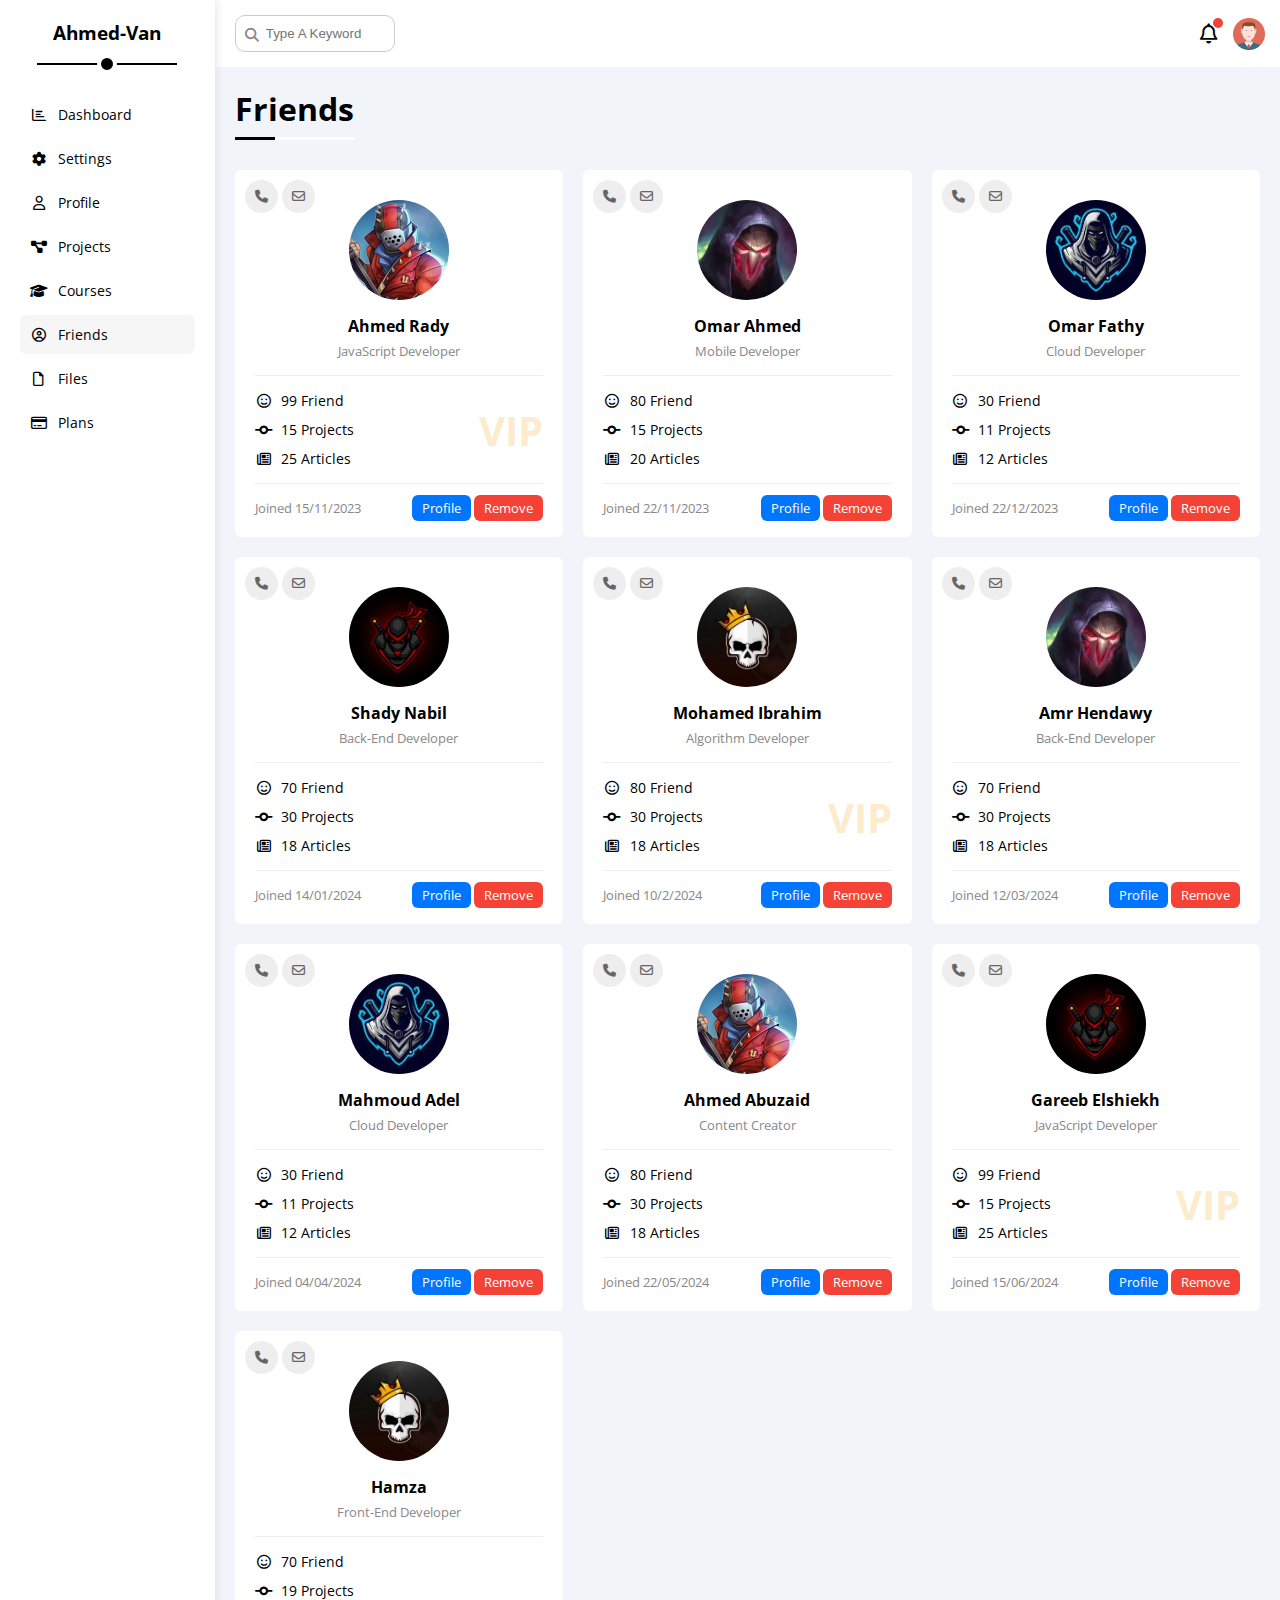
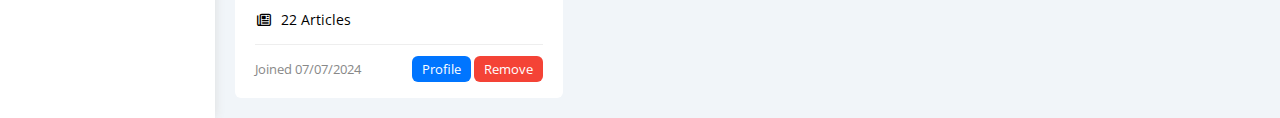
<file: friends.html>
<!DOCTYPE html>
<html lang="en">
  <head>
    <meta charset="UTF-8" />
    <meta http-equiv="X-UA-Compatible" content="IE=edge" />
    <meta name="viewport" content="width=device-width, initial-scale=1.0" />
    <title>Friends</title>
    <link rel="stylesheet" href="css/all.min.css" />
    <link rel="stylesheet" href="css/framework.css" />
    <link rel="stylesheet" href="css/master.css" />
    <link rel="preconnect" href="https://fonts.googleapis.com" />
    <link rel="preconnect" href="https://fonts.gstatic.com" crossorigin />
    <link
      href="https://fonts.googleapis.com/css2?family=Open+Sans:wght@300;500&#038;display=swap"
      rel="stylesheet"
    />
  </head>
  <body>
    <div class="page d-flex">
      <div class="sidebar bg-white p-20 p-relative">
        <h3 class="p-relative txt-c mt-0">Ahmed-Van</h3>
        <ul>
          <li>
            <a
              class="d-flex align-center fs-14 c-black rad-6 p-10"
              href="index.html"
            >
              <i class="fa-regular fa-chart-bar fa-fw"></i>
              <span>Dashboard</span>
            </a>
          </li>
          <li>
            <a
              class="d-flex align-center fs-14 c-black rad-6 p-10"
              href="settings.html"
            >
              <i class="fa-solid fa-gear fa-fw"></i>
              <span>Settings</span>
            </a>
          </li>
          <li>
            <a
              class="d-flex align-center fs-14 c-black rad-6 p-10"
              href="profile.html"
            >
              <i class="fa-regular fa-user fa-fw"></i>
              <span>Profile</span>
            </a>
          </li>
          <li>
            <a
              class="d-flex align-center fs-14 c-black rad-6 p-10"
              href="projects.html"
            >
              <i class="fa-solid fa-diagram-project fa-fw"></i>
              <span>Projects</span>
            </a>
          </li>
          <li>
            <a
              class="d-flex align-center fs-14 c-black rad-6 p-10"
              href="courses.html"
            >
              <i class="fa-solid fa-graduation-cap fa-fw"></i>
              <span>Courses</span>
            </a>
          </li>
          <li>
            <a
              class="active d-flex align-center fs-14 c-black rad-6 p-10"
              href="friends.html"
            >
              <i class="fa-regular fa-circle-user fa-fw"></i>
              <span>Friends</span>
            </a>
          </li>
          <li>
            <a
              class="d-flex align-center fs-14 c-black rad-6 p-10"
              href="files.html"
            >
              <i class="fa-regular fa-file fa-fw"></i>
              <span>Files</span>
            </a>
          </li>
          <li>
            <a
              class="d-flex align-center fs-14 c-black rad-6 p-10"
              href="plans.html"
            >
              <i class="fa-regular fa-credit-card fa-fw"></i>
              <span>Plans</span>
            </a>
          </li>
        </ul>
      </div>
      <div class="content w-full">
        <!-- Start Head -->
        <div class="head bg-white p-15 between-flex">
          <div class="search p-relative">
            <input class="p-10" type="search" placeholder="Type A Keyword" />
          </div>
          <div class="icons d-flex align-center">
            <span class="notification p-relative">
              <i class="fa-regular fa-bell fa-lg"></i>
            </span>
            <img decoding="async" src="img/avatar.png" alt="" />
          </div>
        </div>
        <!-- End Head -->
        <h1 class="p-relative">Friends</h1>
        <div class="friends-page d-grid m-20 gap-20">
          <div class="friend bg-white rad-6 p-20 p-relative">
            <div class="contact">
              <i class="fa-solid fa-phone"></i>
              <i class="fa-regular fa-envelope"></i>
            </div>
            <div class="txt-c">
              <img
                class="rad-half mt-10 mb-10 w-100 h-100"
                src="img/friend-01.jpg"
                alt=""
              />
              <h4 class="m-0">Ahmed Rady</h4>
              <p class="c-grey fs-13 mt-5 mb-0">JavaScript Developer</p>
            </div>
            <div class="icons fs-14 p-relative">
              <div class="mb-10">
                <i class="fa-regular fa-face-smile fa-fw"></i>
                <span>99 Friend</span>
              </div>
              <div class="mb-10">
                <i class="fa-solid fa-code-commit fa-fw"></i>
                <span>15 Projects</span>
              </div>
              <div>
                <i class="fa-regular fa-newspaper fa-fw"></i>
                <span>25 Articles</span>
              </div>
              <span class="vip fw-bold c-orange">VIP</span>
            </div>
            <div class="info between-flex fs-13">
              <span class="c-grey">Joined 15/11/2023</span>
              <div>
                <a class="bg-blue c-white btn-shape" href="profile.html"
                  >Profile</a
                >
                <a class="bg-red c-white btn-shape" href="#">Remove</a>
              </div>
            </div>
          </div>
          <div class="friend bg-white rad-6 p-20 p-relative">
            <div class="contact">
              <i class="fa-solid fa-phone"></i>
              <i class="fa-regular fa-envelope"></i>
            </div>
            <div class="txt-c">
              <img
                class="rad-half mt-10 mb-10 w-100 h-100"
                src="img/friend-03.jpg"
                alt=""
              />
              <h4 class="m-0">Omar Ahmed</h4>
              <p class="c-grey fs-13 mt-5 mb-0">Mobile Developer</p>
            </div>
            <div class="icons fs-14 p-relative">
              <div class="mb-10">
                <i class="fa-regular fa-face-smile fa-fw"></i>
                <span>80 Friend</span>
              </div>
              <div class="mb-10">
                <i class="fa-solid fa-code-commit fa-fw"></i>
                <span>15 Projects</span>
              </div>
              <div>
                <i class="fa-regular fa-newspaper fa-fw"></i>
                <span>20 Articles</span>
              </div>
            </div>
            <div class="info between-flex fs-13">
              <span class="c-grey">Joined 22/11/2023</span>
              <div>
                <a class="bg-blue c-white btn-shape" href="profile.html"
                  >Profile</a
                >
                <a class="bg-red c-white btn-shape" href="#">Remove</a>
              </div>
            </div>
          </div>
          <div class="friend bg-white rad-6 p-20 p-relative">
            <div class="contact">
              <i class="fa-solid fa-phone"></i>
              <i class="fa-regular fa-envelope"></i>
            </div>
            <div class="txt-c">
              <img
                class="rad-half mt-10 mb-10 w-100 h-100"
                src="img/friend-02.jpg"
                alt=""
              />
              <h4 class="m-0">Omar Fathy</h4>
              <p class="c-grey fs-13 mt-5 mb-0">Cloud Developer</p>
            </div>
            <div class="icons fs-14 p-relative">
              <div class="mb-10">
                <i class="fa-regular fa-face-smile fa-fw"></i>
                <span>30 Friend</span>
              </div>
              <div class="mb-10">
                <i class="fa-solid fa-code-commit fa-fw"></i>
                <span>11 Projects</span>
              </div>
              <div>
                <i class="fa-regular fa-newspaper fa-fw"></i>
                <span>12 Articles</span>
              </div>
            </div>
            <div class="info between-flex fs-13">
              <span class="c-grey">Joined 22/12/2023</span>
              <div>
                <a class="bg-blue c-white btn-shape" href="profile.html"
                  >Profile</a
                >
                <a class="bg-red c-white btn-shape" href="#">Remove</a>
              </div>
            </div>
          </div>
          <div class="friend bg-white rad-6 p-20 p-relative">
            <div class="contact">
              <i class="fa-solid fa-phone"></i>
              <i class="fa-regular fa-envelope"></i>
            </div>
            <div class="txt-c">
              <img
                class="rad-half mt-10 mb-10 w-100 h-100"
                src="img/friend-04.jpg"
                alt=""
              />
              <h4 class="m-0">Shady Nabil</h4>
              <p class="c-grey fs-13 mt-5 mb-0">Back-End Developer</p>
            </div>
            <div class="icons fs-14 p-relative">
              <div class="mb-10">
                <i class="fa-regular fa-face-smile fa-fw"></i>
                <span>70 Friend</span>
              </div>
              <div class="mb-10">
                <i class="fa-solid fa-code-commit fa-fw"></i>
                <span>30 Projects</span>
              </div>
              <div>
                <i class="fa-regular fa-newspaper fa-fw"></i>
                <span>18 Articles</span>
              </div>
            </div>
            <div class="info between-flex fs-13">
              <span class="c-grey">Joined 14/01/2024</span>
              <div>
                <a class="bg-blue c-white btn-shape" href="profile.html"
                  >Profile</a
                >
                <a class="bg-red c-white btn-shape" href="#">Remove</a>
              </div>
            </div>
          </div>
          <div class="friend bg-white rad-6 p-20 p-relative">
            <div class="contact">
              <i class="fa-solid fa-phone"></i>
              <i class="fa-regular fa-envelope"></i>
            </div>
            <div class="txt-c">
              <img
                class="rad-half mt-10 mb-10 w-100 h-100"
                src="img/friend-05.jpg"
                alt=""
              />
              <h4 class="m-0">Mohamed Ibrahim</h4>
              <p class="c-grey fs-13 mt-5 mb-0">Algorithm Developer</p>
            </div>
            <div class="icons fs-14 p-relative">
              <div class="mb-10">
                <i class="fa-regular fa-face-smile fa-fw"></i>
                <span>80 Friend</span>
              </div>
              <div class="mb-10">
                <i class="fa-solid fa-code-commit fa-fw"></i>
                <span>30 Projects</span>
              </div>
              <div>
                <i class="fa-regular fa-newspaper fa-fw"></i>
                <span>18 Articles</span>
              </div>
              <span class="vip fw-bold c-orange">VIP</span>
            </div>
            <div class="info between-flex fs-13">
              <span class="c-grey">Joined 10/2/2024</span>
              <div>
                <a class="bg-blue c-white btn-shape" href="profile.html"
                  >Profile</a
                >
                <a class="bg-red c-white btn-shape" href="#">Remove</a>
              </div>
            </div>
          </div>
          <div class="friend bg-white rad-6 p-20 p-relative">
            <div class="contact">
              <i class="fa-solid fa-phone"></i>
              <i class="fa-regular fa-envelope"></i>
            </div>
            <div class="txt-c">
              <img
                class="rad-half mt-10 mb-10 w-100 h-100"
                src="img/friend-03.jpg"
                alt=""
              />
              <h4 class="m-0">Amr Hendawy</h4>
              <p class="c-grey fs-13 mt-5 mb-0">Back-End Developer</p>
            </div>
            <div class="icons fs-14 p-relative">
              <div class="mb-10">
                <i class="fa-regular fa-face-smile fa-fw"></i>
                <span>70 Friend</span>
              </div>
              <div class="mb-10">
                <i class="fa-solid fa-code-commit fa-fw"></i>
                <span>30 Projects</span>
              </div>
              <div>
                <i class="fa-regular fa-newspaper fa-fw"></i>
                <span>18 Articles</span>
              </div>
            </div>
            <div class="info between-flex fs-13">
              <span class="c-grey">Joined 12/03/2024</span>
              <div>
                <a class="bg-blue c-white btn-shape" href="profile.html"
                  >Profile</a
                >
                <a class="bg-red c-white btn-shape" href="#">Remove</a>
              </div>
            </div>
          </div>
          <div class="friend bg-white rad-6 p-20 p-relative">
            <div class="contact">
              <i class="fa-solid fa-phone"></i>
              <i class="fa-regular fa-envelope"></i>
            </div>
            <div class="txt-c">
              <img
                class="rad-half mt-10 mb-10 w-100 h-100"
                src="img/friend-02.jpg"
                alt=""
              />
              <h4 class="m-0">Mahmoud Adel</h4>
              <p class="c-grey fs-13 mt-5 mb-0">Cloud Developer</p>
            </div>
            <div class="icons fs-14 p-relative">
              <div class="mb-10">
                <i class="fa-regular fa-face-smile fa-fw"></i>
                <span>30 Friend</span>
              </div>
              <div class="mb-10">
                <i class="fa-solid fa-code-commit fa-fw"></i>
                <span>11 Projects</span>
              </div>
              <div>
                <i class="fa-regular fa-newspaper fa-fw"></i>
                <span>12 Articles</span>
              </div>
            </div>
            <div class="info between-flex fs-13">
              <span class="c-grey">Joined 04/04/2024</span>
              <div>
                <a class="bg-blue c-white btn-shape" href="profile.html"
                  >Profile</a
                >
                <a class="bg-red c-white btn-shape" href="#">Remove</a>
              </div>
            </div>
          </div>
          <div class="friend bg-white rad-6 p-20 p-relative">
            <div class="contact">
              <i class="fa-solid fa-phone"></i>
              <i class="fa-regular fa-envelope"></i>
            </div>
            <div class="txt-c">
              <img
                class="rad-half mt-10 mb-10 w-100 h-100"
                src="img/friend-01.jpg"
                alt=""
              />
              <h4 class="m-0">Ahmed Abuzaid</h4>
              <p class="c-grey fs-13 mt-5 mb-0">Content Creator</p>
            </div>
            <div class="icons fs-14 p-relative">
              <div class="mb-10">
                <i class="fa-regular fa-face-smile fa-fw"></i>
                <span>80 Friend</span>
              </div>
              <div class="mb-10">
                <i class="fa-solid fa-code-commit fa-fw"></i>
                <span>30 Projects</span>
              </div>
              <div>
                <i class="fa-regular fa-newspaper fa-fw"></i>
                <span>18 Articles</span>
              </div>
            </div>
            <div class="info between-flex fs-13">
              <span class="c-grey">Joined 22/05/2024</span>
              <div>
                <a class="bg-blue c-white btn-shape" href="profile.html"
                  >Profile</a
                >
                <a class="bg-red c-white btn-shape" href="#">Remove</a>
              </div>
            </div>
          </div>
          <div class="friend bg-white rad-6 p-20 p-relative">
            <div class="contact">
              <i class="fa-solid fa-phone"></i>
              <i class="fa-regular fa-envelope"></i>
            </div>
            <div class="txt-c">
              <img
                class="rad-half mt-10 mb-10 w-100 h-100"
                src="img/friend-04.jpg"
                alt=""
              />
              <h4 class="m-0">Gareeb Elshiekh</h4>
              <p class="c-grey fs-13 mt-5 mb-0">JavaScript Developer</p>
            </div>
            <div class="icons fs-14 p-relative">
              <div class="mb-10">
                <i class="fa-regular fa-face-smile fa-fw"></i>
                <span>99 Friend</span>
              </div>
              <div class="mb-10">
                <i class="fa-solid fa-code-commit fa-fw"></i>
                <span>15 Projects</span>
              </div>
              <div>
                <i class="fa-regular fa-newspaper fa-fw"></i>
                <span>25 Articles</span>
              </div>
              <span class="vip fw-bold c-orange">VIP</span>
            </div>
            <div class="info between-flex fs-13">
              <span class="c-grey">Joined 15/06/2024</span>
              <div>
                <a class="bg-blue c-white btn-shape" href="profile.html"
                  >Profile</a
                >
                <a class="bg-red c-white btn-shape" href="#">Remove</a>
              </div>
            </div>
          </div>
          <div class="friend bg-white rad-6 p-20 p-relative">
            <div class="contact">
              <i class="fa-solid fa-phone"></i>
              <i class="fa-regular fa-envelope"></i>
            </div>
            <div class="txt-c">
              <img
                class="rad-half mt-10 mb-10 w-100 h-100"
                src="img/friend-05.jpg"
                alt=""
              />
              <h4 class="m-0">Hamza</h4>
              <p class="c-grey fs-13 mt-5 mb-0">Front-End Developer</p>
            </div>
            <div class="icons fs-14 p-relative">
              <div class="mb-10">
                <i class="fa-regular fa-face-smile fa-fw"></i>
                <span>70 Friend</span>
              </div>
              <div class="mb-10">
                <i class="fa-solid fa-code-commit fa-fw"></i>
                <span>19 Projects</span>
              </div>
              <div>
                <i class="fa-regular fa-newspaper fa-fw"></i>
                <span>22 Articles</span>
              </div>
            </div>
            <div class="info between-flex fs-13">
              <span class="c-grey">Joined 07/07/2024</span>
              <div>
                <a class="bg-blue c-white btn-shape" href="profile.html"
                  >Profile</a
                >
                <a class="bg-red c-white btn-shape" href="#">Remove</a>
              </div>
            </div>
          </div>
        </div>
      </div>
    </div>
  </body>
</html>
</file>
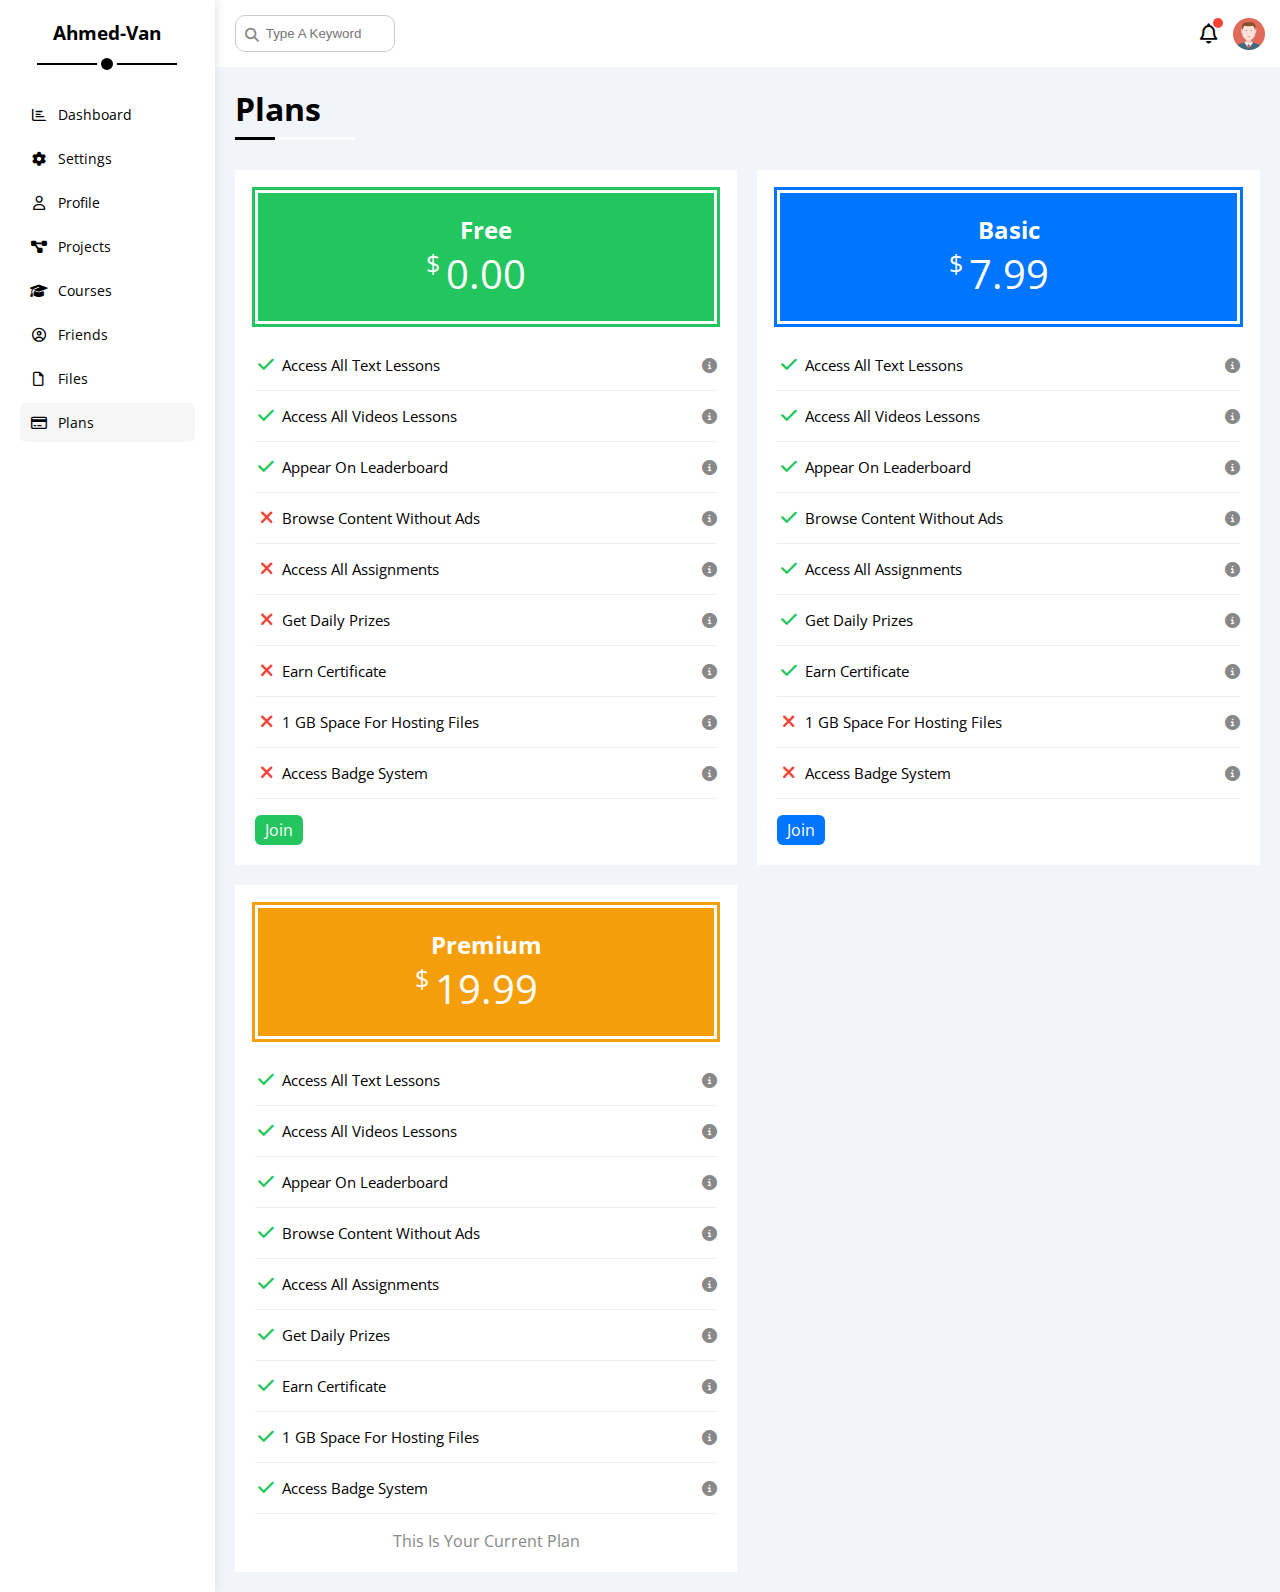
<file: plans.html>
<!DOCTYPE html>
<html lang="en">
  <head>
    <meta charset="UTF-8" />
    <meta http-equiv="X-UA-Compatible" content="IE=edge" />
    <meta name="viewport" content="width=device-width, initial-scale=1.0" />
    <title>Plans</title>
    <link rel="stylesheet" href="css/all.min.css" />
    <link rel="stylesheet" href="css/framework.css" />
    <link rel="stylesheet" href="css/master.css" />
    <link rel="preconnect" href="https://fonts.googleapis.com" />
    <link rel="preconnect" href="https://fonts.gstatic.com" crossorigin />
    <link
      href="https://fonts.googleapis.com/css2?family=Open+Sans:wght@300;500&#038;display=swap"
      rel="stylesheet"
    />
  </head>
  <body>
    <div class="page d-flex">
      <div class="sidebar bg-white p-20 p-relative">
        <h3 class="p-relative txt-c mt-0">Ahmed-Van</h3>
        <ul>
          <li>
            <a
              class="d-flex align-center fs-14 c-black rad-6 p-10"
              href="index.html"
            >
              <i class="fa-regular fa-chart-bar fa-fw"></i>
              <span>Dashboard</span>
            </a>
          </li>
          <li>
            <a
              class="d-flex align-center fs-14 c-black rad-6 p-10"
              href="settings.html"
            >
              <i class="fa-solid fa-gear fa-fw"></i>
              <span>Settings</span>
            </a>
          </li>
          <li>
            <a
              class="d-flex align-center fs-14 c-black rad-6 p-10"
              href="profile.html"
            >
              <i class="fa-regular fa-user fa-fw"></i>
              <span>Profile</span>
            </a>
          </li>
          <li>
            <a
              class="d-flex align-center fs-14 c-black rad-6 p-10"
              href="projects.html"
            >
              <i class="fa-solid fa-diagram-project fa-fw"></i>
              <span>Projects</span>
            </a>
          </li>
          <li>
            <a
              class="d-flex align-center fs-14 c-black rad-6 p-10"
              href="courses.html"
            >
              <i class="fa-solid fa-graduation-cap fa-fw"></i>
              <span>Courses</span>
            </a>
          </li>
          <li>
            <a
              class="d-flex align-center fs-14 c-black rad-6 p-10"
              href="friends.html"
            >
              <i class="fa-regular fa-circle-user fa-fw"></i>
              <span>Friends</span>
            </a>
          </li>
          <li>
            <a
              class="d-flex align-center fs-14 c-black rad-6 p-10"
              href="files.html"
            >
              <i class="fa-regular fa-file fa-fw"></i>
              <span>Files</span>
            </a>
          </li>
          <li>
            <a
              class="active d-flex align-center fs-14 c-black rad-6 p-10"
              href="plans.html"
            >
              <i class="fa-regular fa-credit-card fa-fw"></i>
              <span>Plans</span>
            </a>
          </li>
        </ul>
      </div>
      <div class="content w-full">
        <!-- Start Head -->
        <div class="head bg-white p-15 between-flex">
          <div class="search p-relative">
            <input class="p-10" type="search" placeholder="Type A Keyword" />
          </div>
          <div class="icons d-flex align-center">
            <span class="notification p-relative">
              <i class="fa-regular fa-bell fa-lg"></i>
            </span>
            <img decoding="async" src="img/avatar.png" alt="" />
          </div>
        </div>
        <!-- End Head -->
        <h1 class="p-relative">Plans</h1>
        <div class="plans-page d-grid m-20 gap-20">
          <div class="plan green bg-white p-20">
            <div class="top bg-green txt-c p-20">
              <h2 class="m-0 c-white">Free</h2>
              <div class="price c-white"><span>$</span>0.00</div>
            </div>
            <ul>
              <li>
                <i class="fa-solid fa-check fa-fw yes"></i>
                <span>Access All Text Lessons</span>
                <i class="fa-solid fa-circle-info help"></i>
              </li>
              <li>
                <i class="fa-solid fa-check fa-fw yes"></i>
                <span>Access All Videos Lessons</span>
                <i class="fa-solid fa-circle-info help"></i>
              </li>
              <li>
                <i class="fa-solid fa-check fa-fw yes"></i>
                <span>Appear On Leaderboard</span>
                <i class="fa-solid fa-circle-info help"></i>
              </li>
              <li>
                <i class="fa-solid fa-xmark fa-fw"></i>
                <span>Browse Content Without Ads</span>
                <i class="fa-solid fa-circle-info help"></i>
              </li>
              <li>
                <i class="fa-solid fa-xmark fa-fw"></i>
                <span>Access All Assignments</span>
                <i class="fa-solid fa-circle-info help"></i>
              </li>
              <li>
                <i class="fa-solid fa-xmark fa-fw"></i>
                <span>Get Daily Prizes</span>
                <i class="fa-solid fa-circle-info help"></i>
              </li>
              <li>
                <i class="fa-solid fa-xmark fa-fw"></i>
                <span>Earn Certificate</span>
                <i class="fa-solid fa-circle-info help"></i>
              </li>
              <li>
                <i class="fa-solid fa-xmark fa-fw"></i>
                <span>1 GB Space For Hosting Files</span>
                <i class="fa-solid fa-circle-info help"></i>
              </li>
              <li>
                <i class="fa-solid fa-xmark fa-fw"></i>
                <span>Access Badge System</span>
                <i class="fa-solid fa-circle-info help"></i>
              </li>
            </ul>
            <a href="#" class="btn-shape bg-green c-white d-block w-fit">Join</a>
          </div>
          <!-- Start Plan -->
          <div class="plan blue bg-white p-20">
            <div class="top bg-blue txt-c p-20">
              <h2 class="m-0 c-white">Basic</h2>
              <div class="price c-white"><span>$</span>7.99</div>
            </div>
            <ul class="list-none p-0">
              <li>
                <i class="fa-solid fa-check fa-fw yes"></i>
                <span>Access All Text Lessons</span>
                <i class="fa-solid fa-circle-info help"></i>
              </li>
              <li>
                <i class="fa-solid fa-check fa-fw yes"></i>
                <span>Access All Videos Lessons</span>
                <i class="fa-solid fa-circle-info help"></i>
              </li>
              <li>
                <i class="fa-solid fa-check fa-fw yes"></i>
                <span>Appear On Leaderboard</span>
                <i class="fa-solid fa-circle-info help"></i>
              </li>
              <li>
                <i class="fa-solid fa-check fa-fw yes"></i>
                <span>Browse Content Without Ads</span>
                <i class="fa-solid fa-circle-info help"></i>
              </li>
              <li>
                <i class="fa-solid fa-check fa-fw yes"></i>
                <span>Access All Assignments</span>
                <i class="fa-solid fa-circle-info help"></i>
              </li>
              <li>
                <i class="fa-solid fa-check fa-fw yes"></i>
                <span>Get Daily Prizes</span>
                <i class="fa-solid fa-circle-info help"></i>
              </li>
              <li>
                <i class="fa-solid fa-check fa-fw yes"></i>
                <span>Earn Certificate</span>
                <i class="fa-solid fa-circle-info help"></i>
              </li>
              <li>
                <i class="fa-solid fa-xmark fa-fw"></i>
                <span>1 GB Space For Hosting Files</span>
                <i class="fa-solid fa-circle-info help"></i>
              </li>
              <li>
                <i class="fa-solid fa-xmark fa-fw"></i>
                <span>Access Badge System</span>
                <i class="fa-solid fa-circle-info help"></i>
              </li>
            </ul>
            <a href="#" class="btn-shape bg-blue c-white d-block w-fit">Join</a>
          </div>
          <!-- End Plan -->
          <!-- Start Plan -->
          <div class="plan orange bg-white p-20">
            <div class="top bg-orange txt-c p-20">
              <h2 class="m-0 c-white">Premium</h2>
              <div class="price c-white"><span>$</span>19.99</div>
            </div>
            <ul class="list-none p-0">
              <li>
                <i class="fa-solid fa-check fa-fw yes"></i>
                <span>Access All Text Lessons</span>
                <i class="fa-solid fa-circle-info help"></i>
              </li>
              <li>
                <i class="fa-solid fa-check fa-fw yes"></i>
                <span>Access All Videos Lessons</span>
                <i class="fa-solid fa-circle-info help"></i>
              </li>
              <li>
                <i class="fa-solid fa-check fa-fw yes"></i>
                <span>Appear On Leaderboard</span>
                <i class="fa-solid fa-circle-info help"></i>
              </li>
              <li>
                <i class="fa-solid fa-check fa-fw yes"></i>
                <span>Browse Content Without Ads</span>
                <i class="fa-solid fa-circle-info help"></i>
              </li>
              <li>
                <i class="fa-solid fa-check fa-fw yes"></i>
                <span>Access All Assignments</span>
                <i class="fa-solid fa-circle-info help"></i>
              </li>
              <li>
                <i class="fa-solid fa-check fa-fw yes"></i>
                <span>Get Daily Prizes</span>
                <i class="fa-solid fa-circle-info help"></i>
              </li>
              <li>
                <i class="fa-solid fa-check fa-fw yes"></i>
                <span>Earn Certificate</span>
                <i class="fa-solid fa-circle-info help"></i>
              </li>
              <li>
                <i class="fa-solid fa-check fa-fw yes"></i>
                <span>1 GB Space For Hosting Files</span>
                <i class="fa-solid fa-circle-info help"></i>
              </li>
              <li>
                <i class="fa-solid fa-check fa-fw yes"></i>
                <span>Access Badge System</span>
                <i class="fa-solid fa-circle-info help"></i>
              </li>
            </ul>
            <p class="c-grey m-0 txt-c">This Is Your Current Plan</p>
          </div>
          <!-- End Plan -->
        </div>
      </div>
    </div>
  </body>
</html>
</file>
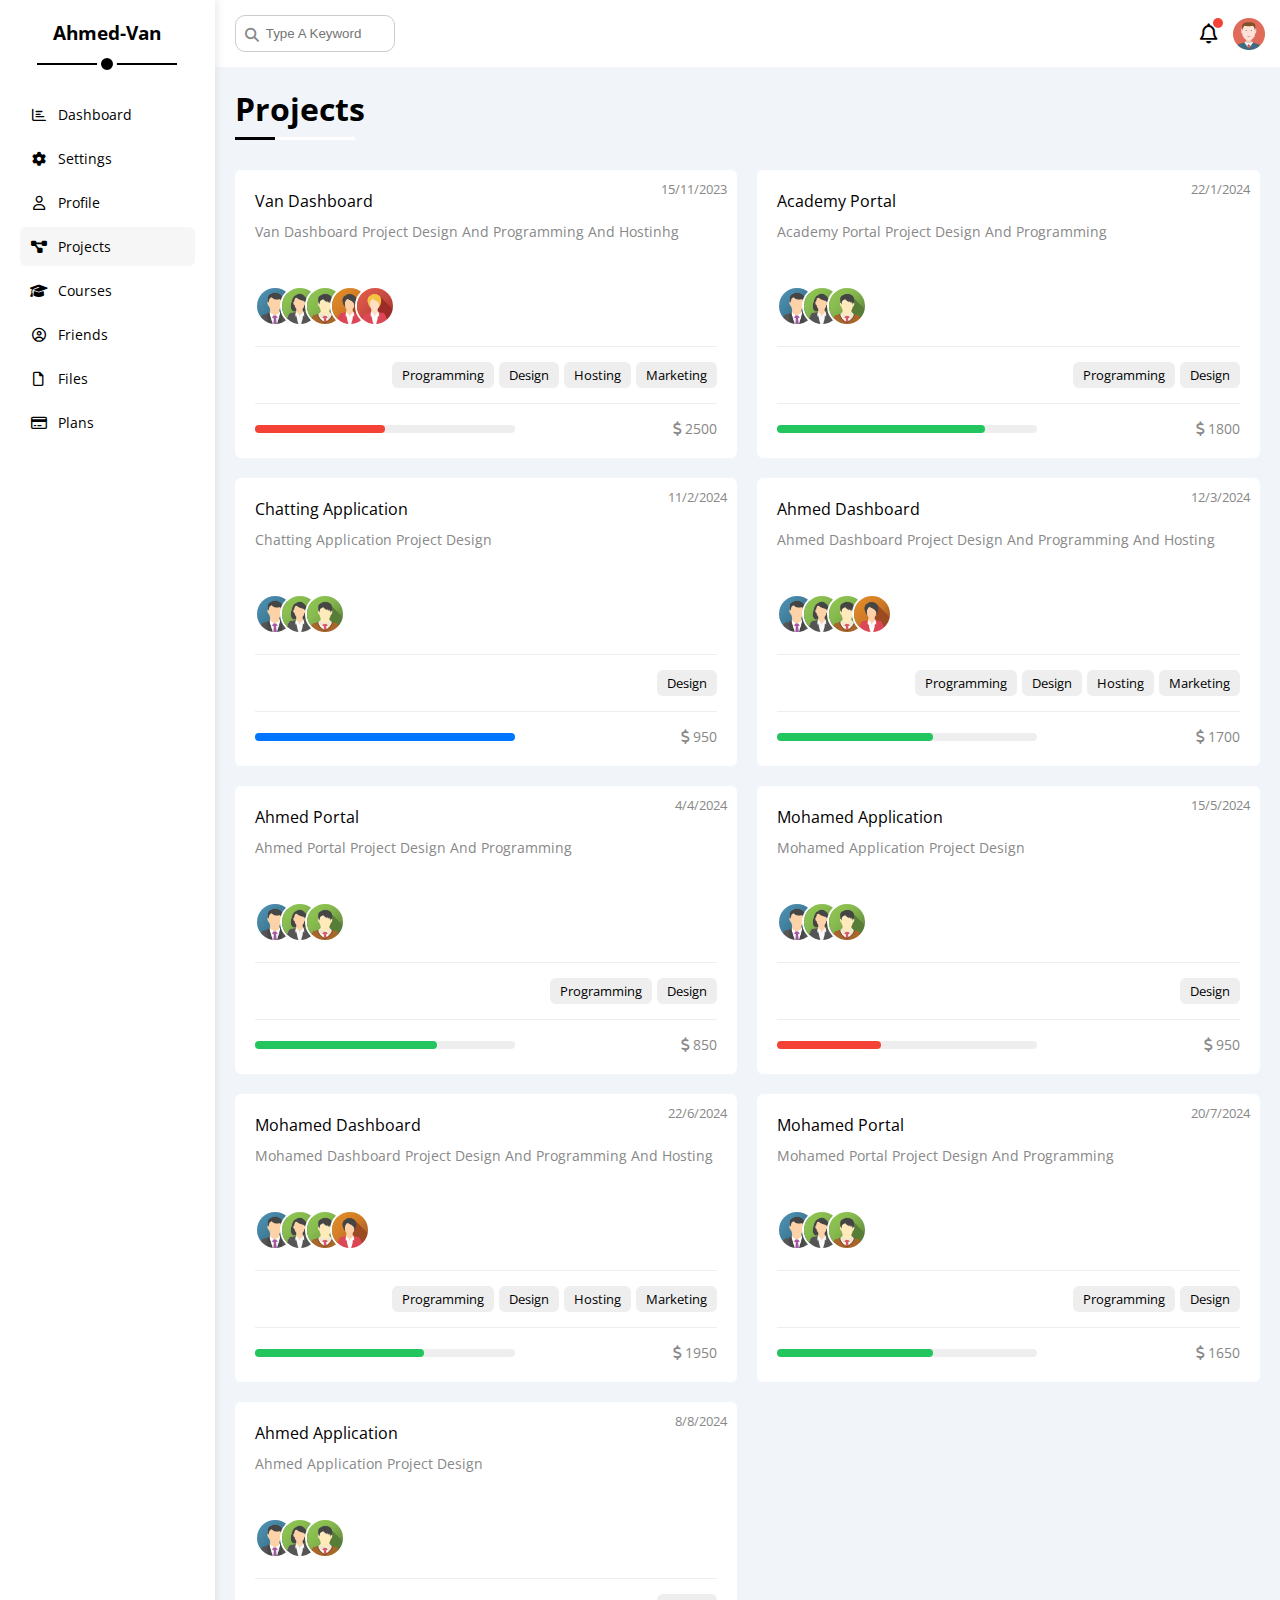
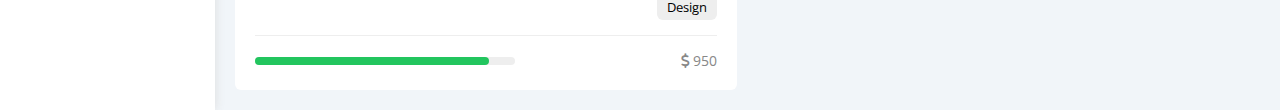
<file: projects.html>
<!DOCTYPE html>
<html lang="en">
  <head>
    <meta charset="UTF-8" />
    <meta http-equiv="X-UA-Compatible" content="IE=edge" />
    <meta name="viewport" content="width=device-width, initial-scale=1.0" />
    <title>Projects</title>
    <link rel="stylesheet" href="css/all.min.css" />
    <link rel="stylesheet" href="css/framework.css" />
    <link rel="stylesheet" href="css/master.css" />
    <link rel="preconnect" href="https://fonts.googleapis.com" />
    <link rel="preconnect" href="https://fonts.gstatic.com" crossorigin />
    <link
      href="https://fonts.googleapis.com/css2?family=Open+Sans:wght@300;500&#038;display=swap"
      rel="stylesheet"
    />
  </head>
  <body>
    <div class="page d-flex">
      <div class="sidebar bg-white p-20 p-relative">
        <h3 class="p-relative txt-c mt-0">Ahmed-Van</h3>
        <ul>
          <li>
            <a
              class="d-flex align-center fs-14 c-black rad-6 p-10"
              href="index.html"
            >
              <i class="fa-regular fa-chart-bar fa-fw"></i>
              <span>Dashboard</span>
            </a>
          </li>
          <li>
            <a
              class="d-flex align-center fs-14 c-black rad-6 p-10"
              href="settings.html"
            >
              <i class="fa-solid fa-gear fa-fw"></i>
              <span>Settings</span>
            </a>
          </li>
          <li>
            <a
              class="d-flex align-center fs-14 c-black rad-6 p-10"
              href="profile.html"
            >
              <i class="fa-regular fa-user fa-fw"></i>
              <span>Profile</span>
            </a>
          </li>
          <li>
            <a
              class="active d-flex align-center fs-14 c-black rad-6 p-10"
              href="projects.html"
            >
              <i class="fa-solid fa-diagram-project fa-fw"></i>
              <span>Projects</span>
            </a>
          </li>
          <li>
            <a
              class="d-flex align-center fs-14 c-black rad-6 p-10"
              href="courses.html"
            >
              <i class="fa-solid fa-graduation-cap fa-fw"></i>
              <span>Courses</span>
            </a>
          </li>
          <li>
            <a
              class="d-flex align-center fs-14 c-black rad-6 p-10"
              href="friends.html"
            >
              <i class="fa-regular fa-circle-user fa-fw"></i>
              <span>Friends</span>
            </a>
          </li>
          <li>
            <a
              class="d-flex align-center fs-14 c-black rad-6 p-10"
              href="files.html"
            >
              <i class="fa-regular fa-file fa-fw"></i>
              <span>Files</span>
            </a>
          </li>
          <li>
            <a
              class="d-flex align-center fs-14 c-black rad-6 p-10"
              href="plans.html"
            >
              <i class="fa-regular fa-credit-card fa-fw"></i>
              <span>Plans</span>
            </a>
          </li>
        </ul>
      </div>
      <div class="content w-full">
        <!-- Start Head -->
        <div class="head bg-white p-15 between-flex">
          <div class="search p-relative">
            <input class="p-10" type="search" placeholder="Type A Keyword" />
          </div>
          <div class="icons d-flex align-center">
            <span class="notification p-relative">
              <i class="fa-regular fa-bell fa-lg"></i>
            </span>
            <img decoding="async" src="img/avatar.png" alt="" />
          </div>
        </div>
        <!-- End Head -->
        <h1 class="p-relative">Projects</h1>
        <!-- Start Projects Page -->
        <div class="projects-page d-grid m-20 gap-20">
          <div class="project bg-white p-20 rad-6 p-relative">
            <span class="date fs-13 c-grey">15/11/2023</span>
            <h4 class="m-0">Van Dashboard</h4>
            <p class="c-grey mt-10 mb-10 fs-14">
              Van Dashboard Project Design And Programming And Hostinhg
            </p>
            <div class="team p-relative">
              <a href="#"><img src="img/team-01.png" alt="" /></a>
              <a href="#"><img src="img/team-02.png" alt="" /></a>
              <a href="#"><img src="img/team-03.png" alt="" /></a>
              <a href="#"><img src="img/team-04.png" alt="" /></a>
              <a href="#"><img src="img/team-05.png" alt="" /></a>
            </div>
            <div class="do d-flex">
              <span class="fs-13 bg-eee btn-shape">Programming</span>
              <span class="fs-13 bg-eee btn-shape">Design</span>
              <span class="fs-13 bg-eee btn-shape">Hosting</span>
              <span class="fs-13 bg-eee btn-shape">Marketing</span>
            </div>
            <div class="info between-flex">
              <div class="prog bg-eee p-relative rad-6">
                <span class="bg-red" style="width: 50%"></span>
              </div>
              <div class="fs-14 c-grey">
                <i class="fa-solid fa-dollar-sign"></i>
                2500
              </div>
            </div>
          </div>
          <div class="project bg-white p-20 rad-6 p-relative">
            <span class="date fs-13 c-grey">22/1/2024</span>
            <h4 class="m-0">Academy Portal</h4>
            <p class="c-grey mt-10 mb-10 fs-14">
              Academy Portal Project Design And Programming
            </p>
            <div class="team p-relative">
              <a href="#"><img src="img/team-01.png" alt="" /></a>
              <a href="#"><img src="img/team-02.png" alt="" /></a>
              <a href="#"><img src="img/team-03.png" alt="" /></a>
            </div>
            <div class="do d-flex">
              <span class="fs-13 bg-eee btn-shape">Programming</span>
              <span class="fs-13 bg-eee btn-shape">Design</span>
            </div>
            <div class="info between-flex">
              <div class="prog bg-eee p-relative rad-6">
                <span class="bg-green" style="width: 80%"></span>
              </div>
              <div class="fs-14 c-grey">
                <i class="fa-solid fa-dollar-sign"></i>
                1800
              </div>
            </div>
          </div>
          <div class="project bg-white p-20 rad-6 p-relative">
            <span class="date fs-13 c-grey">11/2/2024</span>
            <h4 class="m-0">Chatting Application</h4>
            <p class="c-grey mt-10 mb-10 fs-14">
              Chatting Application Project Design
            </p>
            <div class="team p-relative">
              <a href="#"><img src="img/team-01.png" alt="" /></a>
              <a href="#"><img src="img/team-02.png" alt="" /></a>
              <a href="#"><img src="img/team-03.png" alt="" /></a>
            </div>
            <div class="do d-flex">
              <span class="fs-13 bg-eee btn-shape">Design</span>
            </div>
            <div class="info between-flex">
              <div class="prog bg-eee p-relative rad-6">
                <span class="bg-blue" style="width: 100%"></span>
              </div>
              <div class="fs-14 c-grey">
                <i class="fa-solid fa-dollar-sign"></i>
                950
              </div>
            </div>
          </div>
          <div class="project bg-white p-20 rad-6 p-relative">
            <span class="date fs-13 c-grey">12/3/2024</span>
            <h4 class="m-0">Ahmed Dashboard</h4>
            <p class="c-grey mt-10 mb-10 fs-14">
              Ahmed Dashboard Project Design And Programming And Hosting
            </p>
            <div class="team p-relative">
              <a href="#"><img src="img/team-01.png" alt="" /></a>
              <a href="#"><img src="img/team-02.png" alt="" /></a>
              <a href="#"><img src="img/team-03.png" alt="" /></a>
              <a href="#"><img src="img/team-04.png" alt="" /></a>
            </div>
            <div class="do d-flex">
              <span class="fs-13 bg-eee btn-shape">Programming</span>
              <span class="fs-13 bg-eee btn-shape">Design</span>
              <span class="fs-13 bg-eee btn-shape">Hosting</span>
              <span class="fs-13 bg-eee btn-shape">Marketing</span>
            </div>
            <div class="info between-flex">
              <div class="prog bg-eee p-relative rad-6">
                <span class="bg-green" style="width: 60%"></span>
              </div>
              <div class="fs-14 c-grey">
                <i class="fa-solid fa-dollar-sign"></i>
                1700
              </div>
            </div>
          </div>
          <div class="project bg-white p-20 rad-6 p-relative">
            <span class="date fs-13 c-grey">4/4/2024</span>
            <h4 class="m-0">Ahmed Portal</h4>
            <p class="c-grey mt-10 mb-10 fs-14">
              Ahmed Portal Project Design And Programming
            </p>
            <div class="team p-relative">
              <a href="#"><img src="img/team-01.png" alt="" /></a>
              <a href="#"><img src="img/team-02.png" alt="" /></a>
              <a href="#"><img src="img/team-03.png" alt="" /></a>
            </div>
            <div class="do d-flex">
              <span class="fs-13 bg-eee btn-shape">Programming</span>
              <span class="fs-13 bg-eee btn-shape">Design</span>
            </div>
            <div class="info between-flex">
              <div class="prog bg-eee p-relative rad-6">
                <span class="bg-green" style="width: 70%"></span>
              </div>
              <div class="fs-14 c-grey">
                <i class="fa-solid fa-dollar-sign"></i>
                850
              </div>
            </div>
          </div>
          <div class="project bg-white p-20 rad-6 p-relative">
            <span class="date fs-13 c-grey">15/5/2024</span>
            <h4 class="m-0">Mohamed Application</h4>
            <p class="c-grey mt-10 mb-10 fs-14">
              Mohamed Application Project Design
            </p>
            <div class="team p-relative">
              <a href="#"><img src="img/team-01.png" alt="" /></a>
              <a href="#"><img src="img/team-02.png" alt="" /></a>
              <a href="#"><img src="img/team-03.png" alt="" /></a>
            </div>
            <div class="do d-flex">
              <span class="fs-13 bg-eee btn-shape">Design</span>
            </div>
            <div class="info between-flex">
              <div class="prog bg-eee p-relative rad-6">
                <span class="bg-red" style="width: 40%"></span>
              </div>
              <div class="fs-14 c-grey">
                <i class="fa-solid fa-dollar-sign"></i>
                950
              </div>
            </div>
          </div>
          <div class="project bg-white p-20 rad-6 p-relative">
            <span class="date fs-13 c-grey">22/6/2024</span>
            <h4 class="m-0">Mohamed Dashboard</h4>
            <p class="c-grey mt-10 mb-10 fs-14">
              Mohamed Dashboard Project Design And Programming And Hosting
            </p>
            <div class="team p-relative">
              <a href="#"><img src="img/team-01.png" alt="" /></a>
              <a href="#"><img src="img/team-02.png" alt="" /></a>
              <a href="#"><img src="img/team-03.png" alt="" /></a>
              <a href="#"><img src="img/team-04.png" alt="" /></a>
            </div>
            <div class="do d-flex">
              <span class="fs-13 bg-eee btn-shape">Programming</span>
              <span class="fs-13 bg-eee btn-shape">Design</span>
              <span class="fs-13 bg-eee btn-shape">Hosting</span>
              <span class="fs-13 bg-eee btn-shape">Marketing</span>
            </div>
            <div class="info between-flex">
              <div class="prog bg-eee p-relative rad-6">
                <span class="bg-green" style="width: 65%"></span>
              </div>
              <div class="fs-14 c-grey">
                <i class="fa-solid fa-dollar-sign"></i>
                1950
              </div>
            </div>
          </div>
          <div class="project bg-white p-20 rad-6 p-relative">
            <span class="date fs-13 c-grey">20/7/2024</span>
            <h4 class="m-0">Mohamed Portal</h4>
            <p class="c-grey mt-10 mb-10 fs-14">
              Mohamed Portal Project Design And Programming
            </p>
            <div class="team p-relative">
              <a href="#"><img src="img/team-01.png" alt="" /></a>
              <a href="#"><img src="img/team-02.png" alt="" /></a>
              <a href="#"><img src="img/team-03.png" alt="" /></a>
            </div>
            <div class="do d-flex">
              <span class="fs-13 bg-eee btn-shape">Programming</span>
              <span class="fs-13 bg-eee btn-shape">Design</span>
            </div>
            <div class="info between-flex">
              <div class="prog bg-eee p-relative rad-6">
                <span class="bg-green" style="width: 60%"></span>
              </div>
              <div class="fs-14 c-grey">
                <i class="fa-solid fa-dollar-sign"></i>
                1650
              </div>
            </div>
          </div>
          <div class="project bg-white p-20 rad-6 p-relative">
            <span class="date fs-13 c-grey">8/8/2024</span>
            <h4 class="m-0">Ahmed Application</h4>
            <p class="c-grey mt-10 mb-10 fs-14">
              Ahmed Application Project Design
            </p>
            <div class="team p-relative">
              <a href="#"><img src="img/team-01.png" alt="" /></a>
              <a href="#"><img src="img/team-02.png" alt="" /></a>
              <a href="#"><img src="img/team-03.png" alt="" /></a>
            </div>
            <div class="do d-flex">
              <span class="fs-13 bg-eee btn-shape">Design</span>
            </div>
            <div class="info between-flex">
              <div class="prog bg-eee p-relative rad-6">
                <span class="bg-green" style="width: 90%"></span>
              </div>
              <div class="fs-14 c-grey">
                <i class="fa-solid fa-dollar-sign"></i>
                950
              </div>
            </div>
          </div>
        </div>
        <!-- End Projects Page -->
      </div>
    </div>
  </body>
</html>
</file>
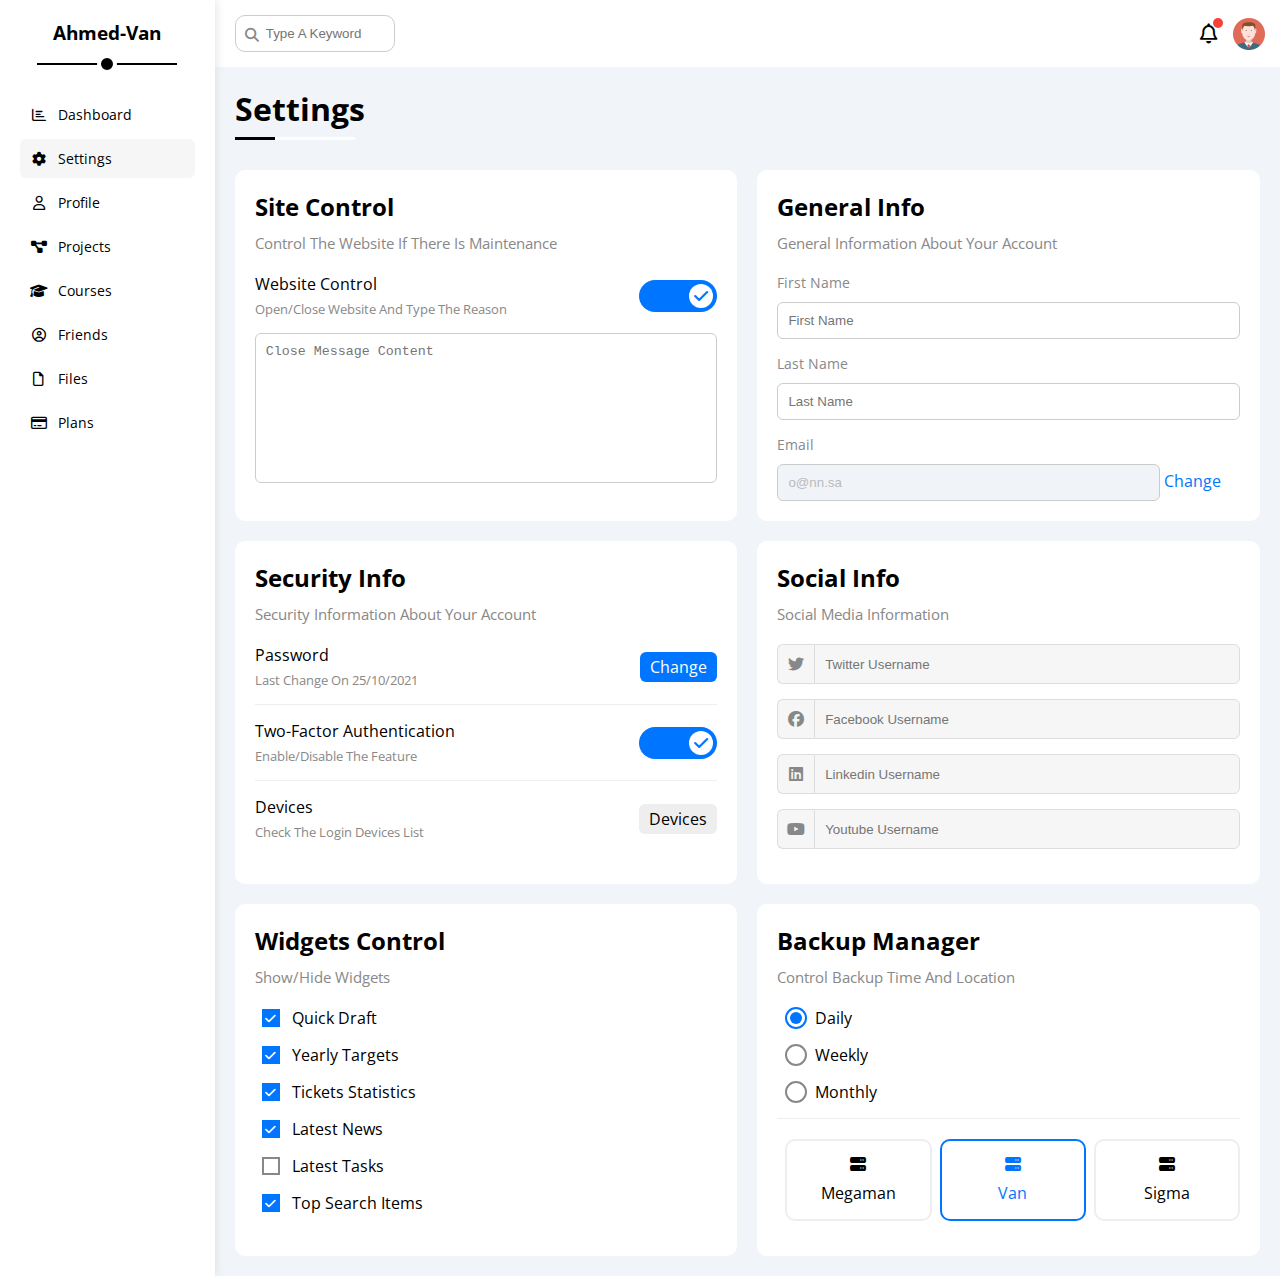
<file: settings.html>
<!DOCTYPE html>
<html lang="en">
  <head>
    <meta charset="UTF-8" />
    <meta name="viewport" content="width=device-width, initial-scale=1.0" />
    <title>Settings</title>
    <link rel="stylesheet" href="css/all.min.css" />
    <link rel="stylesheet" href="css/framework.css" />
    <link rel="stylesheet" href="css/master.css" />
    <link rel="preconnect" href="https://fonts.googleapis.com" />
    <link rel="preconnect" href="https://fonts.gstatic.com" crossorigin />
    <link
      href="https://fonts.googleapis.com/css2?family=Open+Sans:ital,wght@0,300..800;1,300..800&display=swap"
      rel="stylesheet"
    />
  </head>
  <body>
    <div class="page d-flex">
      <div class="sidebar bg-white p-20 p-relative">
        <h3 class="p-relative txt-c mt-0">Ahmed-Van</h3>
        <ul>
          <li>
            <a
              class="d-flex align-center fs-14 c-black rad-6 p-10"
              href="index.html"
            >
              <i class="fa-regular fa-chart-bar fa-fw"></i>
              <span>Dashboard</span>
            </a>
          </li>
          <li>
            <a
              class="active d-flex align-center fs-14 c-black rad-6 p-10"
              href="settings.html"
            >
              <i class="fa-solid fa-gear fa-fw"></i>
              <span>Settings</span>
            </a>
          </li>
          <li>
            <a
              class="d-flex align-center fs-14 c-black rad-6 p-10"
              href="profile.html"
            >
              <i class="fa-regular fa-user fa-fw"></i>
              <span>Profile</span>
            </a>
          </li>
          <li>
            <a
              class="d-flex align-center fs-14 c-black rad-6 p-10"
              href="projects.html"
            >
              <i class="fa-solid fa-diagram-project fa-fw"></i>
              <span>Projects</span>
            </a>
          </li>
          <li>
            <a
              class="d-flex align-center fs-14 c-black rad-6 p-10"
              href="courses.html"
            >
              <i class="fa-solid fa-graduation-cap fa-fw"></i>
              <span>Courses</span>
            </a>
          </li>
          <li>
            <a
              class="d-flex align-center fs-14 c-black rad-6 p-10"
              href="friends.html"
            >
              <i class="fa-regular fa-circle-user fa-fw"></i>
              <span>Friends</span>
            </a>
          </li>
          <li>
            <a
              class="d-flex align-center fs-14 c-black rad-6 p-10"
              href="files.html"
            >
              <i class="fa-regular fa-file fa-fw"></i>
              <span>Files</span>
            </a>
          </li>
          <li>
            <a
              class="d-flex align-center fs-14 c-black rad-6 p-10"
              href="plans.html"
            >
              <i class="fa-regular fa-credit-card fa-fw"></i>
              <span>Plans</span>
            </a>
          </li>
        </ul>
      </div>
      <div class="content w-full">
        <!-- Start Head -->
        <div class="head bg-white p-15 between-flex">
          <div class="search p-relative">
            <input
              class="p-10 border rad-10"
              type="search"
              placeholder="Type A Keyword"
            />
          </div>
          <div class="icons d-flex align-center">
            <span class="notification p-relative">
              <i class="fa-regular fa-bell fa-lg"></i>
            </span>
            <img src="img/avatar.png" alt="" />
          </div>
        </div>
        <!-- End Head -->
        <h1 class="p-relative">Settings</h1>
        <!-- Start Settings -->
        <div class="settings-page m-20 d-grid gap-20">
          <!-- Start Settings Box -->
          <div class="p-20 bg-white rad-10">
            <h2 class="mt-0 mb-10">Site Control</h2>
            <p class="mt-0 mb-20 c-grey fs-15">
              Control The Website If There Is Maintenance
            </p>
            <div class="mb-15 between-flex">
              <div>
                <span>Website Control</span>
                <p class="c-grey mt-5 mb-0 fs-13">
                  Open/Close Website And Type The Reason
                </p>
              </div>
              <div>
                <label>
                  <input class="toggle-checkbox" type="checkbox" checked />
                  <div class="toggle-switch"></div>
                </label>
              </div>
            </div>
            <textarea
              class="close-message p-10 rad-6 d-block w-full"
              placeholder="Close Message Content"
            ></textarea>
          </div>
          <!-- End Settings Box -->
          <!-- Start Settings Box -->
          <div class="p-20 bg-white rad-10">
            <h2 class="mt-0 mb-10">General Info</h2>
            <p class="mt-0 mb-20 c-grey fs-15">
              General Information About Your Account
            </p>
            <div class="mb-15">
              <label class="fs-14 c-grey d-block mb-10" for="first"
                >First Name</label
              >
              <input
                class="b-none border-ccc p-10 rad-6 d-block w-full"
                type="text"
                id="first"
                placeholder="First Name"
              />
            </div>
            <div class="mb-15">
              <label class="fs-14 c-grey d-block mb-10" for="last"
                >Last Name</label
              >
              <input
                class="b-none border-ccc p-10 rad-6 d-block w-full"
                type="text"
                id="last"
                placeholder="Last Name"
              />
            </div>
            <div>
              <label class="fs-14 c-grey d-block mb-10" for="email"
                >Email</label
              >
              <input
                class="email b-none border-ccc p-10 rad-6 d-block w-full"
                type="email"
                id="email"
                value="o@nn.sa"
                disabled
              />
              <a class="c-blue" href="#">Change</a>
            </div>
          </div>
          <!-- End Settings Box -->
          <!-- Start Settings Box -->
          <div class="p-20 bg-white rad-10">
            <h2 class="mt-0 mb-10">Security Info</h2>
            <p class="mt-0 mb-20 c-grey fs-15">
              Security Information About Your Account
            </p>
            <div class="sec-box mb-15 between-flex">
              <div>
                <span>Password</span>
                <p class="c-grey mt-5 mb-0 fs-13">Last Change On 25/10/2021</p>
              </div>
              <a class="button bg-blue c-white btn-shape" href="#">Change</a>
            </div>
            <div class="sec-box mb-15 between-flex">
              <div>
                <span>Two-Factor Authentication</span>
                <p class="c-grey mt-5 mb-0 fs-13">Enable/Disable The Feature</p>
              </div>
              <label>
                <input class="toggle-checkbox" type="checkbox" checked />
                <div class="toggle-switch"></div>
              </label>
            </div>
            <div class="sec-box between-flex">
              <div>
                <span>Devices</span>
                <p class="c-grey mt-5 mb-0 fs-13">
                  Check The Login Devices List
                </p>
              </div>
              <a class="bg-eee c-black btn-shape" href="#">Devices</a>
            </div>
          </div>
          <!-- End Settings Box -->
          <!-- Start Settings Box -->
          <div class="social-boxes p-20 bg-white rad-10">
            <h2 class="mt-0 mb-10">Social Info</h2>
            <p class="mt-0 mb-20 c-grey fs-15">Social Media Information</p>
            <div class="d-flex align-center mb-15">
              <i class="fa-brands fa-twitter center-flex c-grey"></i>
              <input
                class="w-full"
                type="text"
                placeholder="Twitter Username"
              />
            </div>
            <div class="d-flex align-center mb-15">
              <i class="fa-brands fa-facebook center-flex c-grey"></i>
              <input
                class="w-full"
                type="text"
                placeholder="Facebook Username"
              />
            </div>
            <div class="d-flex align-center mb-15">
              <i class="fa-brands fa-linkedin center-flex c-grey"></i>
              <input
                class="w-full"
                type="text"
                placeholder="Linkedin Username"
              />
            </div>
            <div class="d-flex align-center mb-15">
              <i class="fa-brands fa-youtube center-flex c-grey"></i>
              <input
                class="w-full"
                type="text"
                placeholder="Youtube Username"
              />
            </div>
          </div>
          <!-- End Settings Box -->
          <!-- Start Settings Box -->
          <div class="widgets-control p-20 bg-white rad-10">
            <h2 class="mt-0 mb-10">Widgets Control</h2>
            <p class="mt-0 mb-20 c-grey fs-15">Show/Hide Widgets</p>
            <div class="control d-flex align-center mb-15">
              <input type="checkbox" id="one" checked />
              <label for="one">Quick Draft</label>
            </div>
            <div class="control d-flex align-center mb-15">
              <input type="checkbox" id="two" checked />
              <label for="two">Yearly Targets</label>
            </div>
            <div class="control d-flex align-center mb-15">
              <input type="checkbox" id="three" checked />
              <label for="three">Tickets Statistics</label>
            </div>
            <div class="control d-flex align-center mb-15">
              <input type="checkbox" id="four" checked />
              <label for="four">Latest News</label>
            </div>
            <div class="control d-flex align-center mb-15">
              <input type="checkbox" id="five" />
              <label for="five">Latest Tasks</label>
            </div>
            <div class="control d-flex align-center mb-15">
              <input type="checkbox" id="six" checked />
              <label for="six">Top Search Items</label>
            </div>
          </div>
          <!-- End Settings Box -->
          <!-- Start Settings Box -->
          <div class="backup-control p-20 bg-white rad-10">
            <h2 class="mt-0 mb-10">Backup Manager</h2>
            <p class="mt-0 mb-20 c-grey fs-15">
              Control Backup Time And Location
            </p>
            <div class="date d-flex align-center mb-15">
              <input type="radio" name="time" id="daily" checked />
              <label for="daily">Daily</label>
            </div>
            <div class="date d-flex align-center mb-15">
              <input type="radio" name="time" id="weekly" />
              <label for="weekly">Weekly</label>
            </div>
            <div class="date d-flex align-center mb-15">
              <input type="radio" name="time" id="monthly" />
              <label for="monthly">Monthly</label>
            </div>
            <div class="servers d-flex align-center txt-c">
              <input type="radio" name="servers" id="server-one" />
              <div class="server mb-15 rad-10 w-full">
                <label class="d-block m-15" for="server-one">
                  <i class="fa-solid fa-server d-block mb-10"></i>
                  Megaman
                </label>
              </div>
              <input type="radio" name="servers" id="server-two" checked/>
              <div class="server mb-15 rad-10 w-full">
                <label class="d-block m-15" for="server-two">
                  <i class="fa-solid fa-server d-block mb-10"></i>
                  Van
                </label>
              </div>
              <input type="radio" name="servers" id="server-three" />
              <div class="server mb-15 rad-10 w-full">
                <label class="d-block m-15" for="server-three">
                  <i class="fa-solid fa-server d-block mb-10"></i>
                  Sigma
                </label>
              </div>
            </div>
          </div>
          <!-- End Settings Box -->
        </div>
        <!-- End Settings -->
      </div>
    </div>
  </body>
</html>
</file>
<file: css/framework.css>
:root {
  --blue-color: #0075ff;
  --blue-alt-color: #0d69d5;
  --orange-color: #f59e0b;
  --green-color: #22c55e;
  --red-color: #f44336;
  --gray-color: #888;
}
/* Start Box */
.d-flex {
  display: flex;
}
.align-center {
  align-items: center;
}
.space-between {
  justify-content: space-between;
}
.d-block {
  display: block;
}
.f-wrap {
  flex-wrap: wrap;
}
@media (max-width: 767px) {
  .block-mobile {
    display: block;
  }
  .hide-mobile {
    display: none;
  }
}
/* End Box */
/* Start Grid */
.d-grid {
  display: grid;
}
.gap-20 {
  gap: 20px;
}
/* End Grid */
/* Start Padding + Margin*/
.p-10 {
  padding: 10px;
}
.p-15 {
  padding: 15px;
}
.p-20 {
  padding: 20px;
}
.pt-10 {
  padding-top: 10px;
}
.pt-15 {
  padding-top: 15px;
}
.pt-20 {
  padding-top: 20px;
}
.pb-10 {
  padding-bottom: 10px;
}
.pb-15 {
  padding-bottom: 15px;
}
.pb-20 {
  padding-bottom: 20px;
}
.pl-15 {
  padding-left: 15px;
}
.m-0 {
  margin: 0;
}
.m-15 {
  margin: 15px;
}
.m-20 {
  margin: 20px;
}
.mt-0 {
  margin-top: 0;
}
.mt-5 {
  margin-top: 5px;
}
.mt-10 {
  margin-top: 10px;
}
.mt-15 {
  margin-top: 15px;
}
.mt-20 {
  margin-top: 20px;
}
.mt-25 {
  margin-top: 25px;
}
.mr-0 {
  margin-right: 0;
}
.mr-10 {
  margin-right: 10px;
}
.mr-15 {
  margin-right: 15px;
}
.mb-0 {
  margin-bottom: 0;
}
.mb-5 {
  margin-bottom: 5px;
}
.mb-10 {
  margin-bottom: 10px;
}
.mb-15 {
  margin-bottom: 15px;
}
.mb-20 {
  margin-bottom: 20px;
}
.mb-25 {
  margin-bottom: 25px;
}
/* End Padding + Margin*/
/* Start Color */
.bg-white {
  background-color: white;
}
.bg-eee {
  background-color: #eee;
}
.bg-blue {
  background-color: #0075ff;
}
.bg-orange {
  background-color: #f59e0b;
}
.bg-green {
  background-color: #22c55e;
}
.bg-red {
  background-color: #f44336;
}
.c-white {
  color: white;
}
.c-black {
  color: black;
}
.c-blue {
  color: #0075ff;
}
.c-orange {
  color: #f59e0b;
}
.c-green {
  color: #22c55e;
}
.c-red {
  color: #f44336;
}
.c-grey {
  color: #888;
}
/* End Color */
/* Start Position */
.p-relative {
  position: relative;
}
.p-absolute {
  position: absolute;
}
/* End Position */
/* Start Font */
.txt-c {
  text-align: center;
}
.fs-13 {
  font-size: 13px;
}
.fs-14 {
  font-size: 14px;
}
.fs-15 {
  font-size: 15px;
}
.fs-16 {
  font-size: 16px;
}
.fs-25 {
  font-size: 25px;
}
.fw-bold {
  font-weight: bold;
}
@media (max-width: 767px) {
  .txt-c-mobile {
    text-align: center;
  }
}
/* End Font */
/* Start Border */
.b-none {
  border: none;
}
.border-ccc {
  border: 1px solid #ccc;
}
.border-eee {
  border: 1px solid #eee;
}
.rad-half {
  border-radius: 50%;
}
.rad-6 {
  border-radius: 6px;
}
.rad-10 {
  border-radius: 10px;
}
/* End Border */
/* Start Width + height */
.w-100 {
  width: 100px;
}
.w-full {
  width: 100%;
}
.w-fit {
  width: fit-content;
}
.h-full {
  height: 100%;
}
.h-100 {
  height: 100px;
}
/* End Width + height */
/* Start Components */
.center-flex {
  display: flex;
  align-items: center;
  justify-content: center;
}
.between-flex {
  display: flex;
  align-items: center;
  justify-content: space-between;
}
.btn-shape {
  padding: 4px 10px;
  border-radius: 6px;
}
/* End Components */
</file>
<file: css/master.css>
* {
  box-sizing: border-box;
  -webkit-box-sizing: border-box;
  -moz-box-sizing: border-box;
}
:root {
  --fa-style-family-classic: "Font Awesome 6 Free";
  --fa-font-solid: normal 900 1em/1 "Font Awesome 6 Free";
  --blue-color: #0075ff;
  --blue-alt-color: #0d69d5;
  --orange-color: #f59e0b;
  --green-color: #22c55e;
  --red-color: #f44336;
  --gray-color: #888;
  --main-transition: 0.3s;
}
body {
  margin: 0;
  font-family: "Open Sans", sans-serif;
}
*:focus {
  outline: none;
}
a {
  text-decoration: none;
}
ul {
  list-style: none;
  padding: 0;
}
::-webkit-scrollbar {
  width: 15px;
}
::-webkit-scrollbar-track {
  background-color: white;
}
::-webkit-scrollbar-thumb {
  background-color: var(--blue-color);
}
::-webkit-scrollbar-thumb:hover {
  background-color: var(--blue-alt-color);
}
.page {
  background-color: #f1f5f9;
  min-height: 100vh;
}
/* Start sidebar */
.sidebar {
  width: 250px;
  box-shadow: 0 0 10px #ddd;
}
.sidebar > h3 {
  margin-bottom: 50px;
}
.sidebar > h3::before,
.sidebar > h3::after {
  content: "";
  position: absolute;
  background-color: black;
  left: 50%;
  transform: translateX(-50%);
}
.sidebar > h3::before {
  width: 140px;
  height: 2px;
  bottom: -20px;
}
.sidebar > h3::after {
  width: 12px;
  height: 12px;
  border-radius: 50%;
  bottom: -29px;
  border: 4px solid white;
}
.sidebar ul li a {
  transition: var(--main-transition);
  margin-bottom: 5px;
}
.sidebar ul li a:hover,
.sidebar ul li a.active {
  background-color: #f6f6f6;
}
.sidebar ul li a span {
  font-size: 14px;
  margin-left: 10px;
}
@media (max-width: 767px) {
  .sidebar {
    width: 62px;
    padding: 10px;
  }
  .sidebar > h3 {
    font-size: 13px;
    margin-bottom: 15px;
  }
  .sidebar > h3::before,
  .sidebar > h3::after {
    display: none;
  }
  .sidebar ul li a span {
    display: none;
  }
}
/* End sidebar */
/* Start Content */
.content {
  overflow: hidden;
}
.head .search::before {
  font-family: var(--fa-style-family-classic);
  content: "\f002";
  font-weight: 900;
  position: absolute;
  left: 15px;
  top: 50%;
  transform: translateY(-50%);
  font-size: 14px;
  color: var(--gray-color);
}
.head .search input {
  border: 1px solid #ccc;
  border-radius: 10px;
  margin-left: 5px;
  padding-left: 30px;
  width: 160px;
  transition: width var(--main-transition);
}
.head .search input:focus {
  width: 200px;
}
.head .search input:focus::placeholder {
  opacity: 0;
}
.head .icons .notification::before {
  content: "";
  position: absolute;
  width: 10px;
  height: 10px;
  background-color: var(--red-color);
  border-radius: 50%;
  right: -5px;
  top: -5px;
}
.head .icons img {
  width: 32px;
  height: 32px;
  margin-left: 15px;
}
.page h1 {
  margin: 20px 20px 40px;
}
.page h1::before,
.page h1::after {
  content: "";
  position: absolute;
  height: 3px;
  bottom: -10px;
  left: 0;
}
.page h1::before {
  background-color: white;
  width: 120px;
}
.page h1::after {
  background-color: black;
  width: 40px;
}
.wrapper {
  grid-template-columns: repeat(auto-fill, minmax(450px, 1fr));
  margin-left: 20px;
  margin-right: 20px;
  margin-bottom: 20px;
}
@media (max-width: 767px) {
  .wrapper {
    grid-template-columns: minmax(200px, 1fr);
    margin-left: 10px;
    margin-right: 10px;
    gap: 10;
  }
}
/* End Content */
/* Start Welcome Widget */
.welcome {
  overflow: hidden;
}
.welcome .intro img {
  width: 200px;
  margin-bottom: -20px;
}
.welcome .avatar {
  width: 64px;
  height: 64px;
  border: 2px solid white;
  border-radius: 50px;
  padding: 2px;
  box-shadow: 0 0 10px #ddd;
  margin-left: 20px;
  margin-top: -32px;
}
.welcome .body {
  border-top: 1px solid #eee;
  border-bottom: 1px solid #eee;
}
.welcome .body > div {
  flex: 1;
}
.welcome .visit {
  margin: 0 15px 15px auto;
  transition: var(--main-transition);
}
.welcome .visit:hover {
  background-color: var(--blue-alt-color);
}
@media (max-width: 767px) {
  .welcome .intro {
    padding-bottom: 30px;
  }
  .welcome .avatar {
    margin-left: 0;
  }
  .welcome .body > div:not(:last-child) {
    margin-bottom: 20px;
  }
}
/* End Welcome Widget */
/* Start Quick Draft Widget*/
.quick-draft textarea {
  resize: none;
  min-height: 180px;
}
.quick-draft .save {
  margin-left: auto;
  transition: var(--main-transition);
}
.quick-draft .save:hover {
  background-color: var(--blue-alt-color);
  cursor: pointer;
}
/* End Quick Draft Widget*/
/* Start Targets */
.targets .target-row .icon {
  width: 80px;
  height: 80px;
  margin-right: 15px;
}
.targets .details {
  flex: 1;
}
.targets .details .progress {
  height: 4px;
}
.targets .details .progress > span {
  position: absolute;
  left: 0;
  top: 0;
  height: 100%;
}
.targets .details .progress > span span {
  position: absolute;
  bottom: 16px;
  right: -16px;
  padding: 2px 5px;
  font-size: 13px;
}
.targets .details .progress > span span::after {
  content: "";
  position: absolute;
  border-color: transparent;
  border-width: 5px;
  border-style: solid;
  bottom: -10px;
  border-top-color: var(--blue-color);
  left: 50%;
  transform: translateX(-50%);
}
.targets .details .progress > .blue span::after {
  border-top-color: var(--blue-color);
}
.targets .details .progress > .orange span::after {
  border-top-color: var(--orange-color);
}
.targets .details .progress > .green span::after {
  border-top-color: var(--green-color);
}
.blue .icon,
.blue .progress {
  background-color: rgb(0 117 255 / 20%);
}
.orange .icon,
.orange .progress {
  background-color: rgb(245 158 11 / 20%);
}
.green .icon,
.green .progress {
  background-color: rgb(34 197 94 / 20%);
}
/* End Targets */
/* Start Tickets */
.tickets .box {
  border: 1px solid #ccc;
  width: calc(50% - 10px);
}
@media (max-width: 767px) {
  .tickets .box {
    width: 100%;
  }
}
/* End Tickets */
/* Start Latest News */
.latest-news .news-row:not(:last-of-type) {
  margin-bottom: 20px;
  padding-bottom: 20px;
  border-bottom: 1px solid #eee;
}
.latest-news .info {
  flex-grow: 1;
}
@media (max-width: 767px) {
  .latest-news .news-row .label {
    margin: 10px auto;
    width: fit-content;
  }
}
/* End Latest News */
/*  Start Tasks */
.tasks .task-row:not(:last-of-type) {
  margin-bottom: 15px;
  padding-bottom: 15px;
  border-bottom: 1px solid #eee;
}
.tasks .info {
  flex-grow: 1;
}
.tasks .done {
  opacity: 0.3;
}
.tasks .done h3,
.tasks .done p {
  text-decoration: line-through;
}
.tasks .delete {
  cursor: pointer;
  transition: var(--main-transition);
}
.tasks .delete:hover {
  color: var(--red-color);
}
/*  End Tasks */
/* Start Latest Uploads */
.latest-uploads ul li:not(:last-child) {
  border-bottom: 1px solid #eee;
}
.latest-uploads ul li img {
  width: 40px;
  height: 40px;
}
/* End Latest Uploads */
/* Start Last Project */
.last-project ul::before {
  content: "";
  position: absolute;
  left: 11px;
  width: 2px;
  height: 100%;
  background-color: var(--blue-color);
}
.last-project ul li::before {
  content: "";
  width: 20px;
  height: 20px;
  display: block;
  border-radius: 50%;
  background-color: white;
  border: 2px solid white;
  outline: 2px solid var(--blue-color);
  margin-right: 15px;
  z-index: 1;
}
.last-project ul li.done::before {
  background-color: var(--blue-color);
}
.last-project ul li.current::before {
  animation: change-color 0.8s infinite alternate;
}
.last-project .launch-icon {
  position: absolute;
  right: 0;
  bottom: 0;
  width: 160px;
  opacity: 0.3;
}
/* End Last Project */
/* Start Reminders */
.reminders ul li .key {
  width: 15px;
  height: 15px;
}
.reminders ul li > .blue {
  border-left: 2px solid var(--blue-color);
}
.reminders ul li > .green {
  border-left: 2px solid var(--green-color);
}
.reminders ul li > .orange {
  border-left: 2px solid var(--orange-color);
}
.reminders ul li > .red {
  border-left: 2px solid var(--red-color);
}
/* End Reminders */
/* Start Latest Post Widget */
.latest-post .avatar {
  width: 48px;
  height: 48px;
}
.latest-post .post-content {
  text-transform: capitalize;
  line-height: 1.8;
  border-top: 1px solid #eee;
  border-bottom: 1px solid #eee;
  min-height: 140px;
}
/* End Latest Post Widget */
/* Start Social Media */
.social-media .box {
  padding-left: 70px;
}
.social-media .box i {
  position: absolute;
  left: 0;
  top: 0;
  width: 52px;
  transition: var(--main-transition);
}
.social-media .box i:hover {
  transform: rotate(5deg);
}
.social-media .twitter {
  background-color: rgb(29 161 242 / 20%);
  color: #1da1f2;
}
.social-media .twitter i,
.social-media .twitter a {
  background-color: #1da1f2;
}
.social-media .facebook {
  background-color: rgb(24 119 242 / 20%);
  color: #1da1f2;
}
.social-media .facebook i,
.social-media .facebook a {
  background-color: #1877f2;
}
.social-media .youtube {
  background-color: rgb(255 0 0 / 20%);
  color: #ff0000;
}
.social-media .youtube i,
.social-media .youtube a {
  background-color: #ff0000;
}
.social-media .Linkedin {
  background-color: rgb(0 119 181 / 20%);
  color: #0077b5;
}
.social-media .Linkedin i,
.social-media .Linkedin a {
  background-color: #0077b5;
}
/* End Social Media */
/* Start Projects Table */
.projects .responsive-table {
  overflow-x: auto;
}
.projects table {
  min-width: 1000px;
  border-spacing: 0;
}
.projects thead td {
  background-color: #eee;
  font-weight: bold;
}
.projects table td {
  padding: 15px;
}
.projects tbody td {
  border-bottom: 1px solid #eee;
  border-left: 1px solid #eee;
  transition: var(--main-transition);
}
.projects table tbody tr td:last-child {
  border-right: 1px solid #eee;
}
.projects tbody tr:hover td {
  background-color: #faf7f7;
}
.projects table img {
  width: 32px;
  height: 32px;
  border-radius: 50%;
  padding: 2px;
  background-color: white;
}
.projects table img:not(:first-child) {
  margin-left: -20px;
}
.projects table .label {
  font-size: 13px;
}
/* End Projects Table */
/* Start Settings */
.settings-page {
  grid-template-columns: repeat(auto-fill, minmax(500px, 1fr));
}
@media (max-width: 767px) {
  .settings-page {
    grid-template-columns: minmax(100px, 1fr);
    margin-left: 10px;
    margin-right: 10px;
    gap: 10px;
  }
}
.settings-page .close-message {
  border: 1px solid #ccc;
  resize: none;
  min-height: 150px;
}
.settings-page .email {
  display: inline-flex;
  width: calc(100% - 80px);
}
.settings-page .sec-box {
  padding-bottom: 15px;
}
.settings-page .sec-box:not(:last-of-type) {
  border-bottom: 1px solid #eee;
}
.settings-page .sec-box .button {
  transition: var(--main-transition);
}
.settings-page .sec-box .button:hover {
  background-color: var(--blue-alt-color);
}
.settings-page .social-boxes i {
  width: 40px;
  height: 40px;
  background-color: #f6f6f6;
  border: 1px solid #ddd;
  border-right: none;
  border-radius: 6px 0 0 6px;
  transition: var(--main-transition);
}
.settings-page .social-boxes input {
  height: 40px;
  background-color: #f6f6f6;
  border: 1px solid #ddd;
  padding-left: 10px;
  border-radius: 0 6px 6px 0;
}
.settings-page .social-boxes > div:focus-within i {
  color: black;
}
.widgets-control .control input[type="checkbox"] {
  -webkit-appearance: none;
  appearance: none;
}
.widgets-control .control label {
  padding-left: 30px;
  cursor: pointer;
  position: relative;
}
.widgets-control .control label::before,
.widgets-control .control label::after {
  position: absolute;
  left: 0;
  top: 50%;
  margin-top: -9px;
}
.widgets-control .control label::before {
  content: "";
  width: 14px;
  height: 14px;
  border: 2px solid var(--gray-color);
}
.widgets-control .control label:hover::before {
  border-color: var(--blue-alt-color);
}
.widgets-control .control label::after {
  font-family: var(--fa-style-family-classic);
  content: "\f00c";
  font-weight: 900;
  background-color: var(--blue-color);
  color: white;
  font-size: 12px;
  width: 18px;
  height: 18px;
  display: flex;
  justify-content: center;
  align-items: center;
  transform: scale(0) rotate(360deg);
  transition: var(--main-transition);
}
.widgets-control .control input[type="checkbox"]:checked + label::after {
  transform: scale(1);
}
.backup-control input[type="radio"] {
  -webkit-appearance: none;
  appearance: none;
}
.backup-control .date label {
  padding-left: 30px;
  cursor: pointer;
  position: relative;
}
.backup-control .date label::before {
  content: "";
  position: absolute;
  left: 0;
  top: 50%;
  margin-top: -11px;
  width: 18px;
  height: 18px;
  border: 2px solid var(--gray-color);
  border-radius: 50%;
}
.backup-control .date label::after {
  content: "";
  position: absolute;
  left: 5px;
  top: 5px;
  width: 12px;
  height: 12px;
  background: var(--blue-color);
  border-radius: 50%;
  transition: var(--main-transition);
  transform: scale(0);
}
.backup-control .date input[type="radio"]:checked + label::before {
  border-color: var(--blue-color);
}
.backup-control .date input[type="radio"]:checked + label::after {
  transform: scale(1);
}
.backup-control .servers {
  border-top: 1px solid #eee;
  padding-top: 20px;
}
@media (max-width: 767px) {
  .backup-control .servers {
    flex-wrap: wrap;
  }
}
.backup-control .servers .server {
  border: 2px solid #eee;
  position: relative;
}
.backup-control .servers .server label {
  cursor: pointer;
}
.backup-control .servers input[type="radio"]:checked + .server {
  border-color: var(--blue-color);
  color: var(--blue-color);
}
/* Start Toggle */
.toggle-checkbox {
  -webkit-appearance: none;
  appearance: none;
  display: none;
}
.toggle-switch {
  background-color: #ccc;
  width: 78px;
  height: 32px;
  border-radius: 16px;
  position: relative;
  transition: var(--main-transition);
  cursor: pointer;
}
.toggle-switch::before {
  font-family: var(--fa-style-family-classic);
  content: "\f00d";
  font-weight: 900;
  background-color: white;
  width: 24px;
  height: 24px;
  position: absolute;
  border-radius: 50%;
  top: 4px;
  left: 4px;
  display: flex;
  justify-content: center;
  align-items: center;
  color: #aaa;
  transition: var(--main-transition);
}
.toggle-checkbox:checked + .toggle-switch {
  background-color: var(--blue-color);
}
.toggle-checkbox:checked + .toggle-switch::before {
  content: "\f00c";
  left: 50px;
  color: var(--blue-color);
}
/* End Toggle */
.settings-page :disabled {
  cursor: no-drop;
  background-color: #f0f4f8;
  color: #bbb;
}
/* End Settings */
/* Start Profile Page */
@media (max-width: 767px) {
  .profile-page .overview {
    flex-direction: column;
  }
}
.profile-page .avatar-box {
  width: 300px;
}
@media (min-width: 768px) {
  .profile-page .avatar-box {
    border-right: 1px solid #eee;
  }
}
.profile-page .avatar-box > img {
  width: 120px;
  height: 120px;
}
.profile-page .avatar-box .level {
  height: 6px;
  overflow: hidden;
  margin: auto;
  width: 70%;
}
.profile-page .avatar-box .level span {
  position: absolute;
  left: 0;
  top: 0;
  height: 100%;
  background-color: var(--blue-color);
  border-radius: 6px;
}
.profile-page .info-box .box {
  flex-wrap: wrap;
  border-bottom: 1px solid #eee;
  transition: 0.3s;
}
.profile-page .info-box .box:hover {
  background-color: #f9f9f9;
}
.profile-page .info-box .box > div {
  min-width: 250px;
  padding: 10px 0 0;
}
.profile-page .info-box h4 {
  font-weight: normal;
}
/* Start Training Code */
.profile-page .info-box .toggle-switch {
  height: 20px;
}
@media (max-width: 767px) {
  .profile-page .info-box .toggle-switch {
    margin: auto;
  }
}
.profile-page .info-box .toggle-switch::before {
  width: 12px;
  height: 12px;
  font-size: 8px;
}
.profile-page .info-box .toggle-checkbox:checked + .toggle-switch::before {
  left: 62px;
}
/* End Training Code */
@media (max-width: 767px) {
  .profile-page .other-data {
    flex-direction: column;
  }
}
.profile-page .skills-card {
  flex-grow: 1;
}
.profile-page .skills-card ul li {
  padding: 15px 0;
}
.profile-page .skills-card ul li:not(:last-child) {
  border-bottom: 1px solid #eee;
}
.profile-page .skills-card ul li span {
  display: inline-flex;
  padding: 4px 10px;
  background-color: #eee;
  border-radius: 6px;
  font-size: 14px;
}
.profile-page .skills-card ul li span:not(:last-child) {
  margin-right: 5px;
}
.profile-page .activities {
  flex-grow: 2;
}
.profile-page .activity:not(:last-of-type) {
  border-bottom: 1px solid #eee;
  padding-bottom: 20px;
  margin-bottom: 20px;
}
.profile-page .activity img {
  width: 64px;
  height: 64px;
  margin-right: 10px;
}
@media (min-width: 768px) {
  .profile-page .activity .date {
    margin-left: auto;
    text-align: right;
  }
}
@media (max-width: 767px) {
  .profile-page .activity {
    flex-direction: column;
  }
  .profile-page .activity img {
    margin-right: 0;
    margin-bottom: 15px;
  }
  .profile-page .activity .date {
    margin-top: 15px;
  }
}
/* End Profile Page */
/* Start Projects Page */
.projects-page {
  grid-template-columns: repeat(auto-fill, minmax(500px, 1fr));
}
@media (max-width: 767px) {
  .projects-page {
    grid-template-columns: minmax(200px, 1fr);
    margin-left: 10px;
    margin-right: 10px;
    gap: 10px;
  }
}
.projects-page .project .date {
  position: absolute;
  right: 10px;
  top: 10px;
}
.projects-page .project h4 {
  font-weight: normal;
}
.projects-page .project .team {
  min-height: 80px;
}
.projects-page .project .team a {
  position: absolute;
  left: 0;
  bottom: 0;
}
.projects-page .project .team a:nth-child(2) {
  left: 25px;
}
.projects-page .project .team a:nth-child(3) {
  left: 50px;
}
.projects-page .project .team a:nth-child(4) {
  left: 75px;
}
.projects-page .project .team a:nth-child(5) {
  left: 100px;
}
.projects-page .project .team a:hover {
  z-index: 100;
}
.projects-page .project .team img {
  width: 40px;
  height: 40px;
  border-radius: 50px;
  border: 2px solid white;
}
.projects-page .project .do {
  justify-content: flex-end;
  border-top: 1px solid #eee;
  padding-top: 15px;
  margin-top: 15px;
}
@media (max-width: 767px) {
  .projects-page .project .do {
    flex-direction: column;
  }
}
.projects-page .project .do span {
  margin-left: 5px;
  width: fit-content;
}
@media (max-width: 767px) {
  .projects-page .project .do span:not(:last-child) {
    margin-bottom: 15px;
  }
}
.projects-page .project .info {
  border-top: 1px solid #eee;
  padding-top: 15px;
  margin-top: 15px;
}
@media (max-width: 767px) {
  .projects-page .project .info {
    flex-direction: column;
  }
}
.projects-page .project .prog {
  height: 8px;
  width: 260px;
}
@media (max-width: 767px) {
  .projects-page .project .prog {
    margin-bottom: 15px;
  }
}
.projects-page .project .prog span {
  position: absolute;
  left: 0;
  top: 0;
  height: 100%;
  border-radius: 6px;
}
/* End Projects Page */
/* Start Courses Page */
.courses-page {
  grid-template-columns: repeat(auto-fill, minmax(300px, 1fr));
}
@media (max-width: 767px) {
  .courses-page {
    grid-template-columns: minmax(200px, 1fr);
    margin-left: 10px;
    margin-right: 10px;
    gap: 10px;
  }
}
.courses-page .course {
  overflow: hidden;
}
.courses-page .course .cover {
  max-width: 100%;
}
.courses-page .course .instructor {
  position: absolute;
  width: 64px;
  height: 64px;
  left: 20px;
  top: 20px;
  border-radius: 50%;
  border: 2px solid white;
}
.courses-page .course .description {
  line-height: 1.6;
}
.courses-page .course .info {
  border-top: 1px solid #eee;
}
.courses-page .course .title {
  position: absolute;
  top: -13px;
  left: 50%;
  transform: translatex(-50%);
}
/* End Courses Page */
/* Start Friends Page */
.friends-page {
  grid-template-columns: repeat(auto-fill, minmax(300px, 1fr));
}
@media (max-width: 767px) {
  .friends-page {
    grid-template-columns: minmax(200px, 1fr);
    margin-left: 10px;
    margin-right: 10px;
    gap: 10px;
  }
}
.friends-page .contact {
  position: absolute;
  left: 10px;
  top: 10px;
}
.friends-page .contact i {
  background-color: #eee;
  padding: 10px;
  border-radius: 50%;
  color: #666;
  font-size: 13px;
  transition: var(--main-transition);
  cursor: pointer;
}
.friends-page .contact i:hover {
  background-color: var(--blue-color);
  color: white;
}
.friends-page .friend .icons {
  border-top: 1px solid #eee;
  border-bottom: 1px solid #eee;
  margin-top: 15px;
  margin-bottom: 15px;
  padding-top: 15px;
  padding-bottom: 15px;
}
.friends-page .friend .icons i {
  margin-right: 5px;
}
.friends-page .friend .icons .vip {
  position: absolute;
  right: 0;
  top: 50%;
  transform: translateY(-50%);
  font-size: 40px;
  opacity: 0.2;
}
/* End Friends Page */
/* Start Files Page */
.files-page {
  flex-direction: row-reverse;
  align-items: flex-start;
}
@media (max-width: 767px) {
  .files-page {
    flex-direction: column;
    align-items: normal;
  }
}
.files-page .files-stats {
  min-width: 260px;
}
.files-page .files-stats .icon {
  width: 40px;
  height: 40px;
  margin-right: 10px;
}
.files-page .files-stats .size {
  margin-left: auto;
}
.files-page .files-stats .blue {
  background-color: rgb(0 117 255 / 20%);
}
.files-page .files-stats .green {
  background-color: rgb(34 197 94 / 20%);
}
.files-page .files-stats .red {
  background-color: rgb(244 67 54 / 20%);
}
.files-page .files-stats .orange {
  background-color: rgb(245 158 11 / 20%);
}
.files-page .files-stats .upload {
  margin: 15px auto 0;
  padding: 10px 15px;
  transition: var(--main-transition);
}
.files-page .files-stats .upload:hover {
  background-color: var(--blue-alt-color);
}
.files-page .files-stats .upload:hover i {
  animation: go-up 0.8s infinite;
}
.files-page .files-content {
  flex: 1;
  grid-template-columns: repeat(auto-fill, minmax(200px, 1fr));
}
.files-page .files-content img {
  width: 64px;
  height: 64px;
  transition: var(--main-transition);
}
.files-page .files-content .file:hover img {
  transform: rotate(5deg);
}
.files-page .files-content .info {
  border-top: 1px solid #eee;
}
/* End Files Page */
/* Start Plans Page */
.plans-page {
  grid-template-columns: repeat(auto-fill, minmax(450px, 1fr));
}
@media (max-width: 767px) {
  .plans-page {
    grid-template-columns: minmax(250px, 1fr);
    margin-left: 10px;
    margin-right: 10px;
    gap: 10px;
  }
}
.plans-page .plan .top {
  border: 3px solid white;
  outline: 3px solid transparent;
}
.plans-page .plan.green .top {
  outline-color: var(--green-color);
}
.plans-page .plan.blue .top {
  outline-color: var(--blue-color);
}
.plans-page .plan.orange .top {
  outline-color: var(--orange-color);
}
.plans-page .plan .price {
  position: relative;
  font-size: 40px;
  width: fit-content;
  margin: auto;
}
.plans-page .plan .price span {
  position: absolute;
  left: -20px;
  top: 0;
  font-size: 25px;
}
.plans-page .plan ul li {
  padding: 15px 0;
  display: flex;
  align-items: center;
  font-size: 15px;
  border-bottom: 1px solid #eee;
}
.plans-page .plan ul li .yes {
  color: var(--green-color);
}
.plans-page .plan ul li i:not(.yes, .help) {
  color: var(--red-color);
}
.plans-page .plan ul li i:first-child {
  font-size: 18px;
  margin-right: 5px;
}
.plans-page .plan ul li .help {
  color: var(--gray-color);
  margin-left: auto;
  cursor: pointer;
}
/* End Plans Page */
/* Start Animation */
@keyframes change-color {
  from {
    background-color: var(--blue-color);
  }
  to {
    background-color: white;
  }
}
@keyframes go-up {
  0%,
  100% {
    transform: translateY(0);
  }
  50% {
    transform: translateY(-5px);
  }
}
/* End Animation */
</file>
